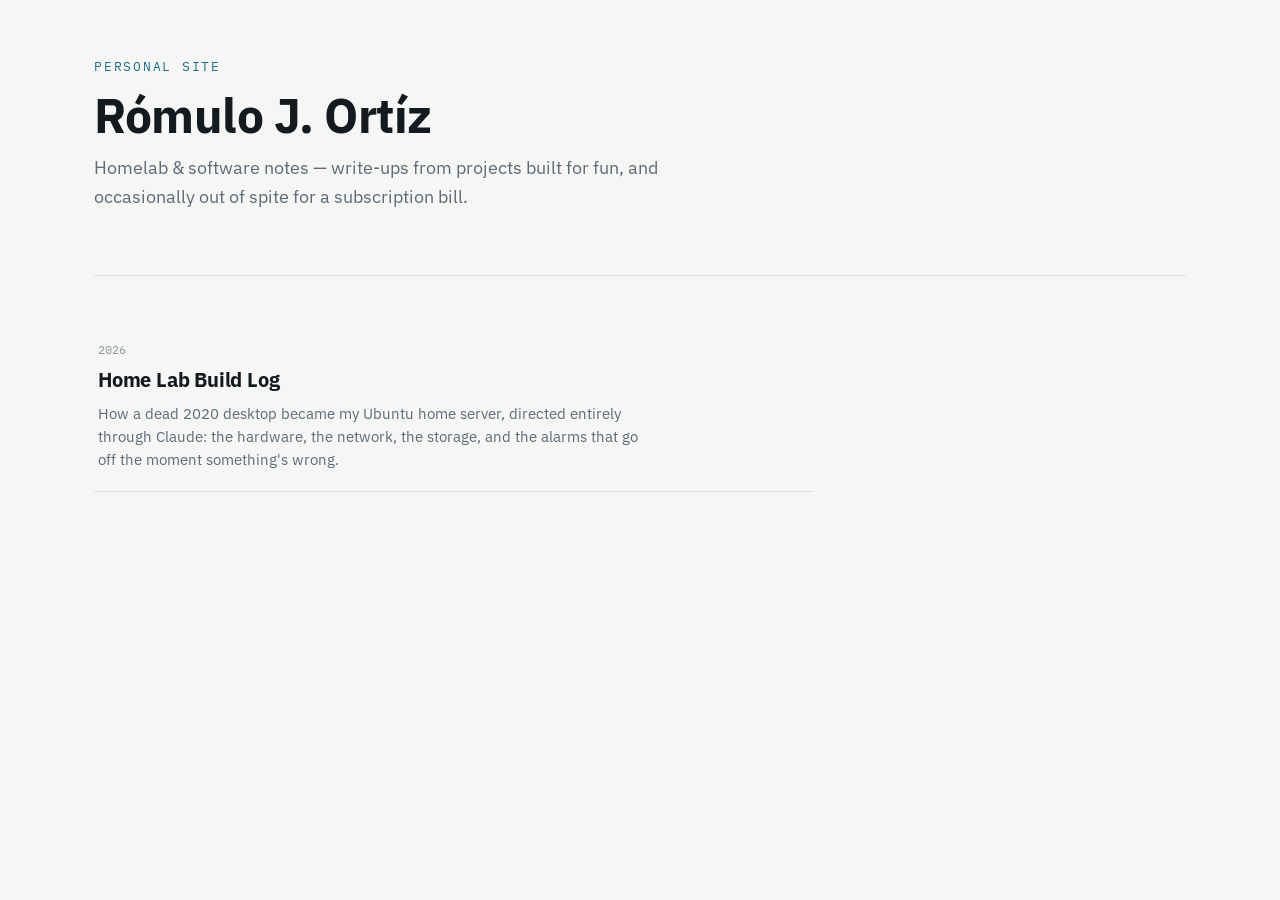
<file: index.html>
<!doctype html>
<html lang="en">
<head>
<meta charset="utf-8">
<meta name="viewport" content="width=device-width,initial-scale=1">
<title>Rómulo J. Ortíz</title>
<meta name="description" content="Homelab & software notes — write-ups from projects built for fun.">
<link rel="preconnect" href="https://fonts.googleapis.com">
<link rel="preconnect" href="https://fonts.gstatic.com" crossorigin>
<link href="https://fonts.googleapis.com/css2?family=IBM+Plex+Sans:wght@400;500;600;700&family=IBM+Plex+Mono:wght@400;500;600&display=swap" rel="stylesheet">
<link rel="stylesheet" href="styles.css">
</head>
<body>
<div class="page">
  <header class="masthead">
    <p class="eyebrow">Personal site</p>
    <h1>Rómulo J. Ortíz</h1>
    <p class="dek">Homelab & software notes — write-ups from projects built for fun, and occasionally out of spite for a subscription bill.</p>
  </header>

  <main class="entries">
    <a class="entry" href="homelab.html">
      <span class="entry-date">2026</span>
      <h2 class="entry-title">Home Lab Build Log</h2>
      <p class="entry-dek">How a dead 2020 desktop became my Ubuntu home server, directed entirely through Claude: the hardware, the network, the storage, and the alarms that go off the moment something's wrong.</p>
    </a>
  </main>
</div>
</body>
</html>
</file>
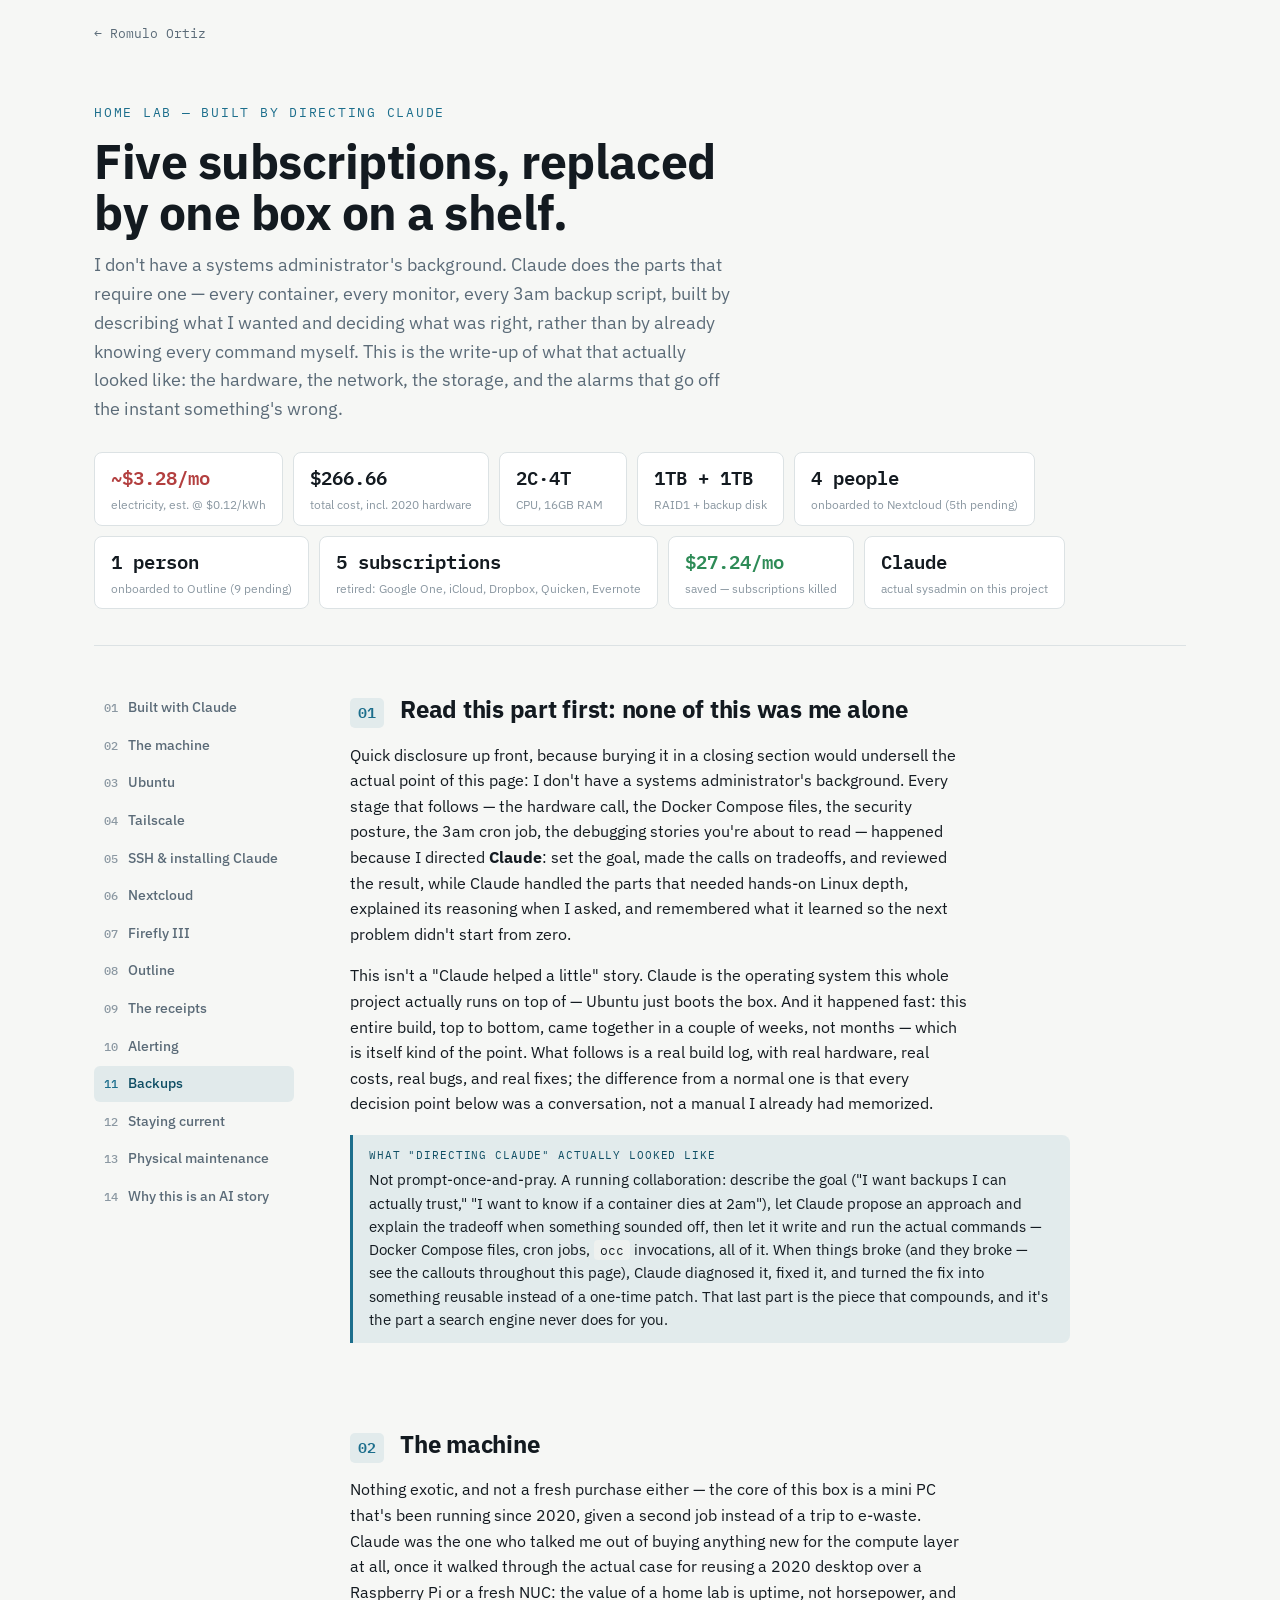
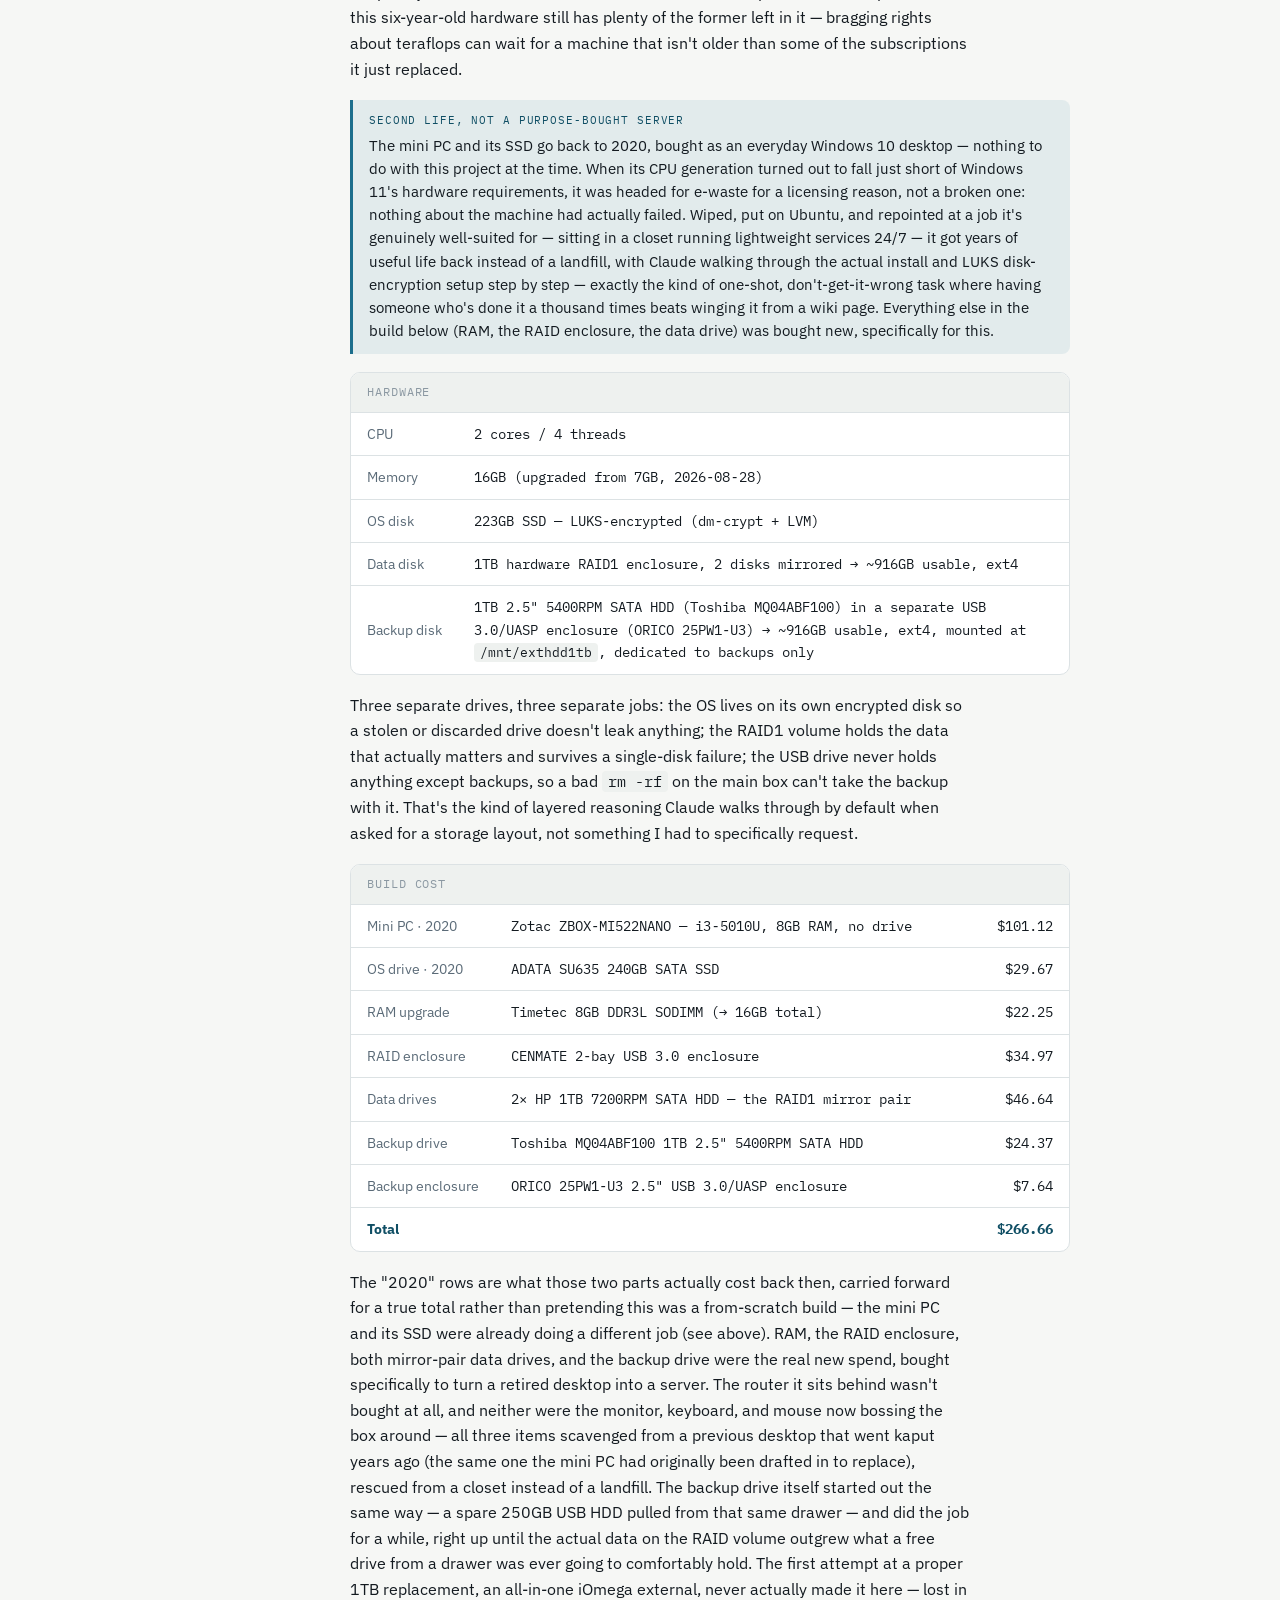
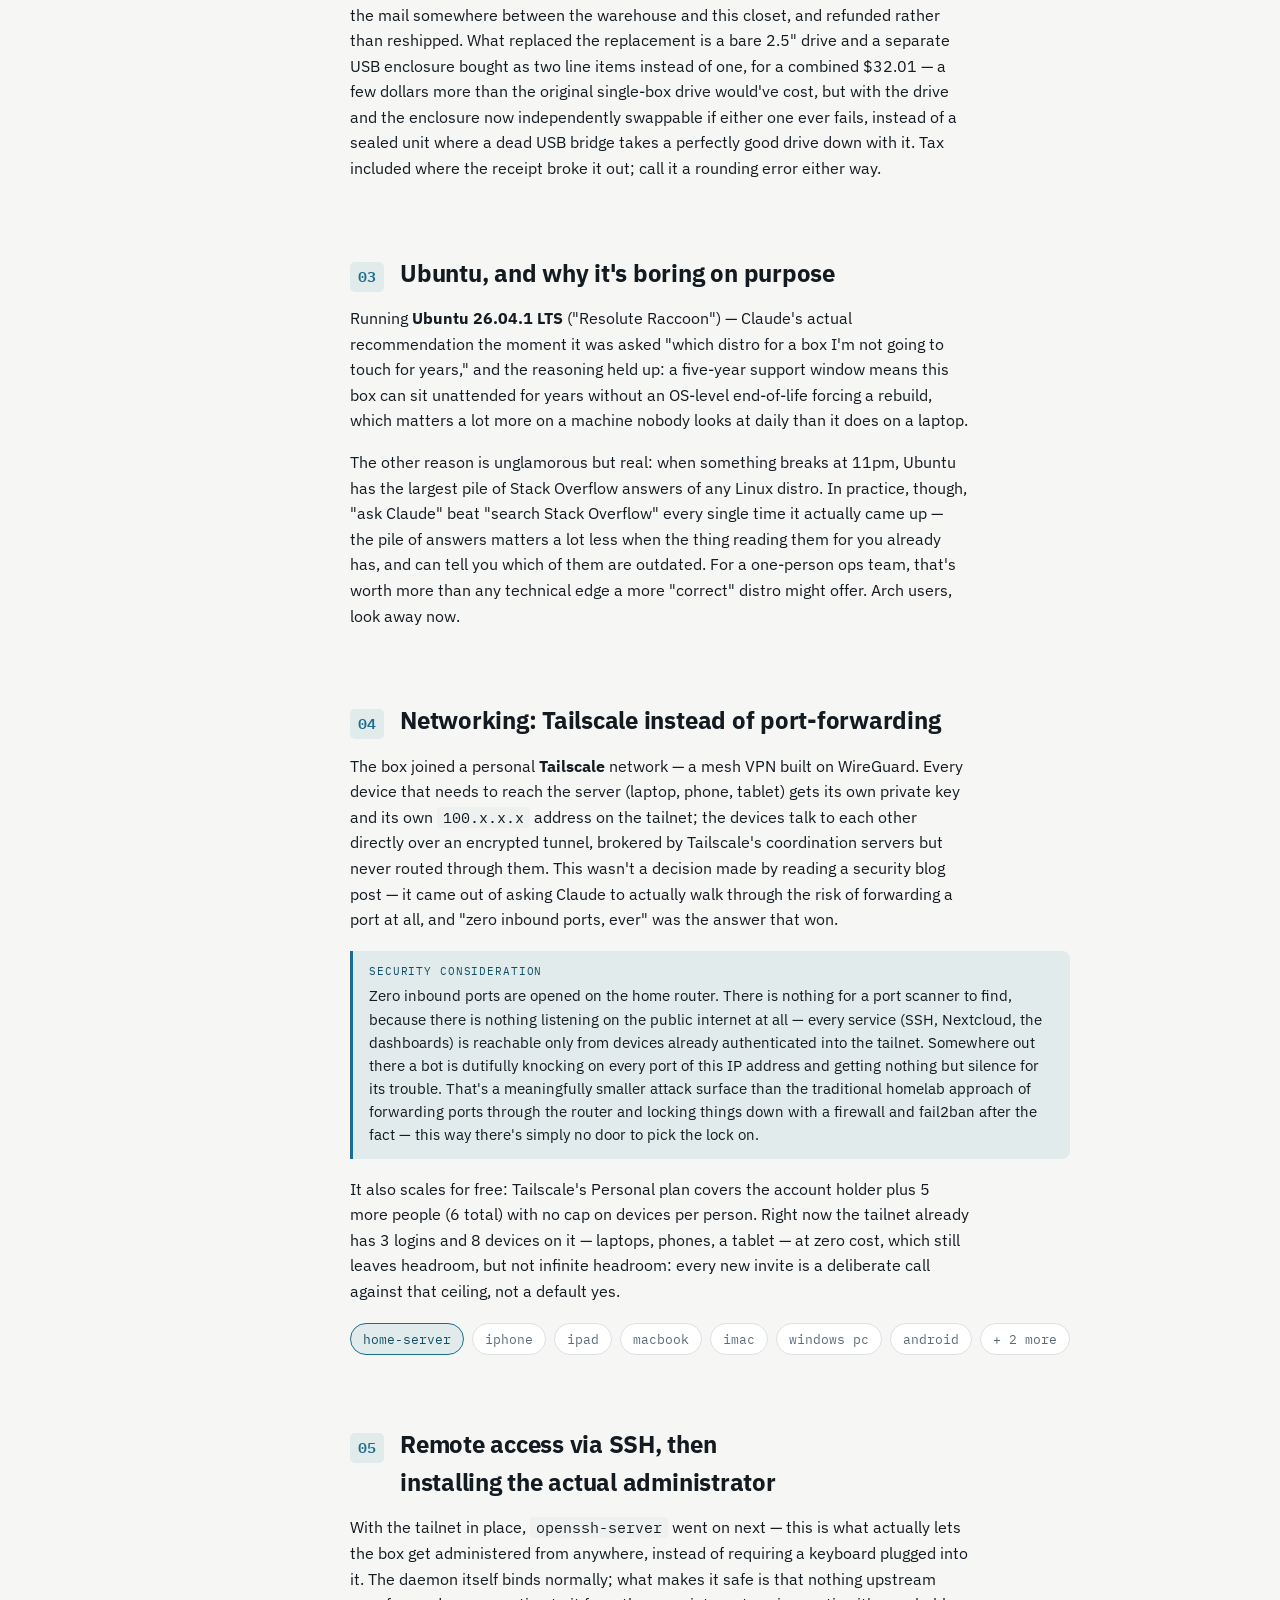
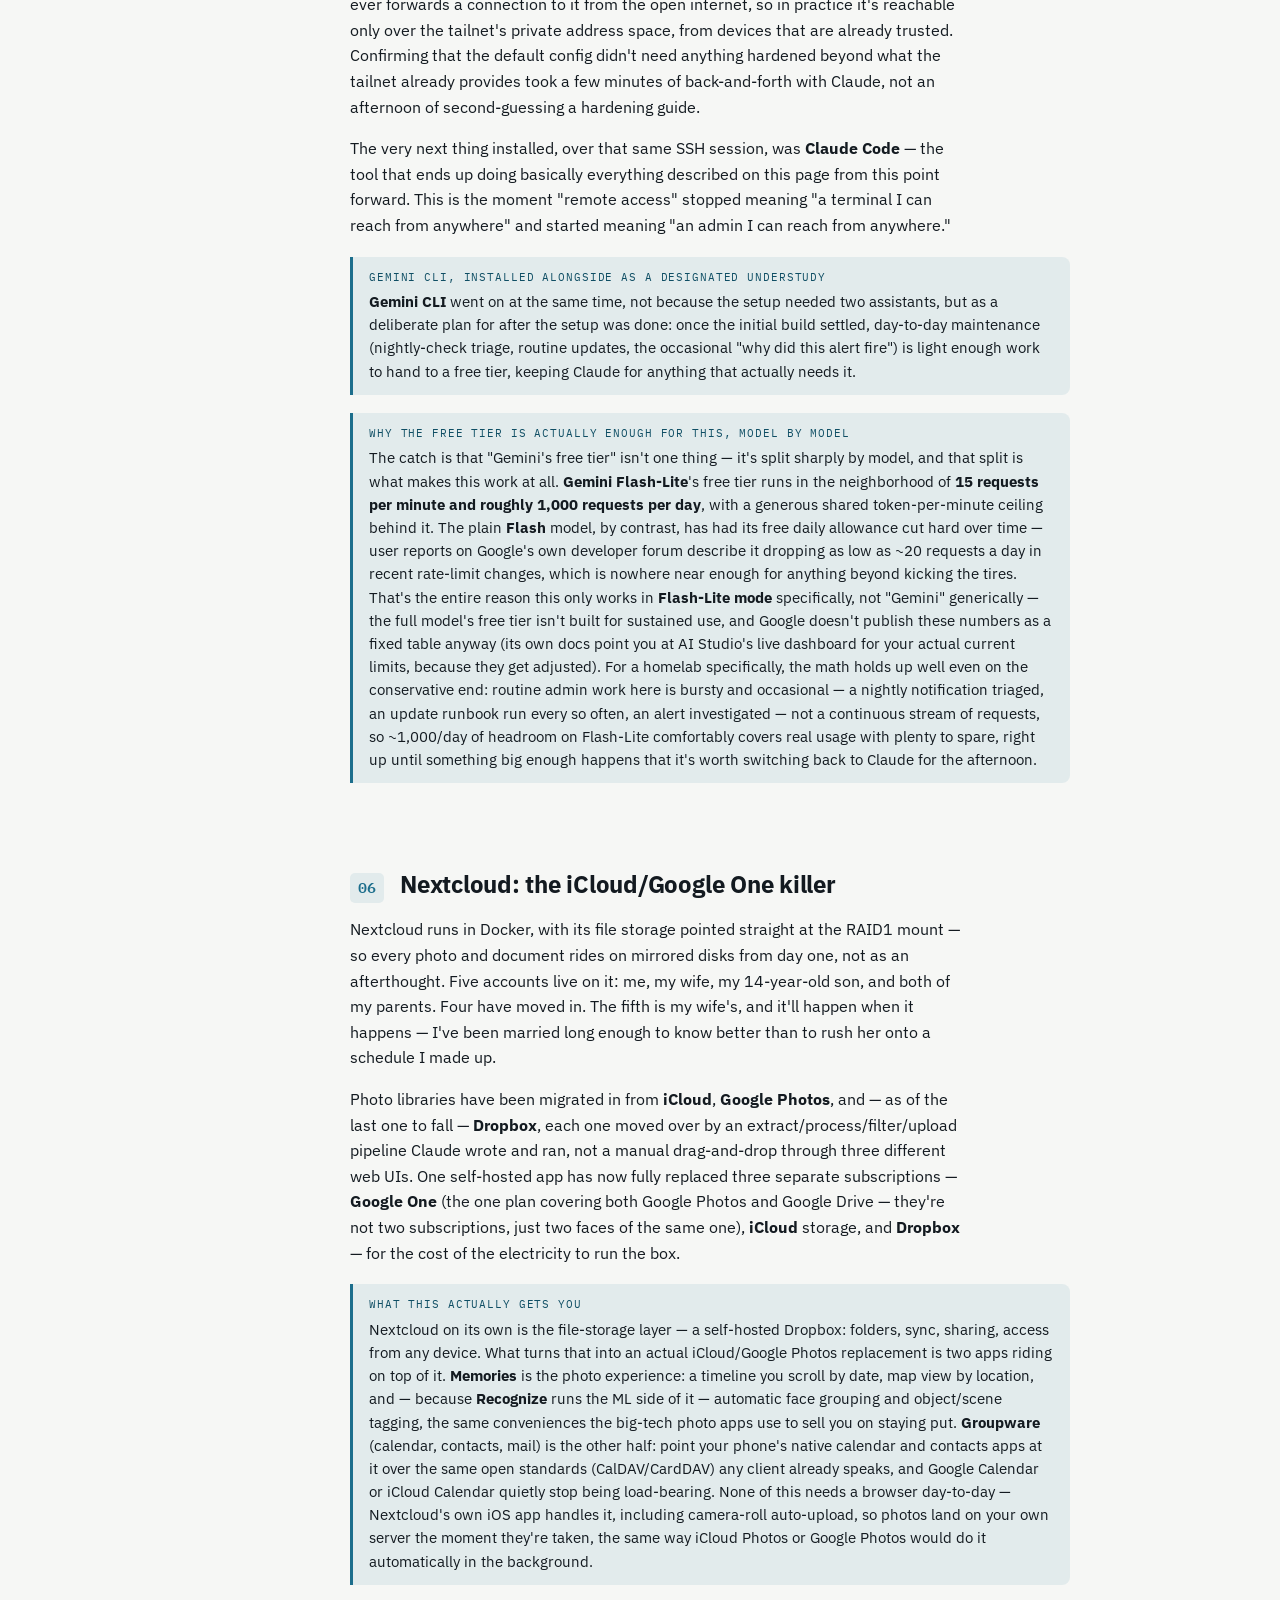
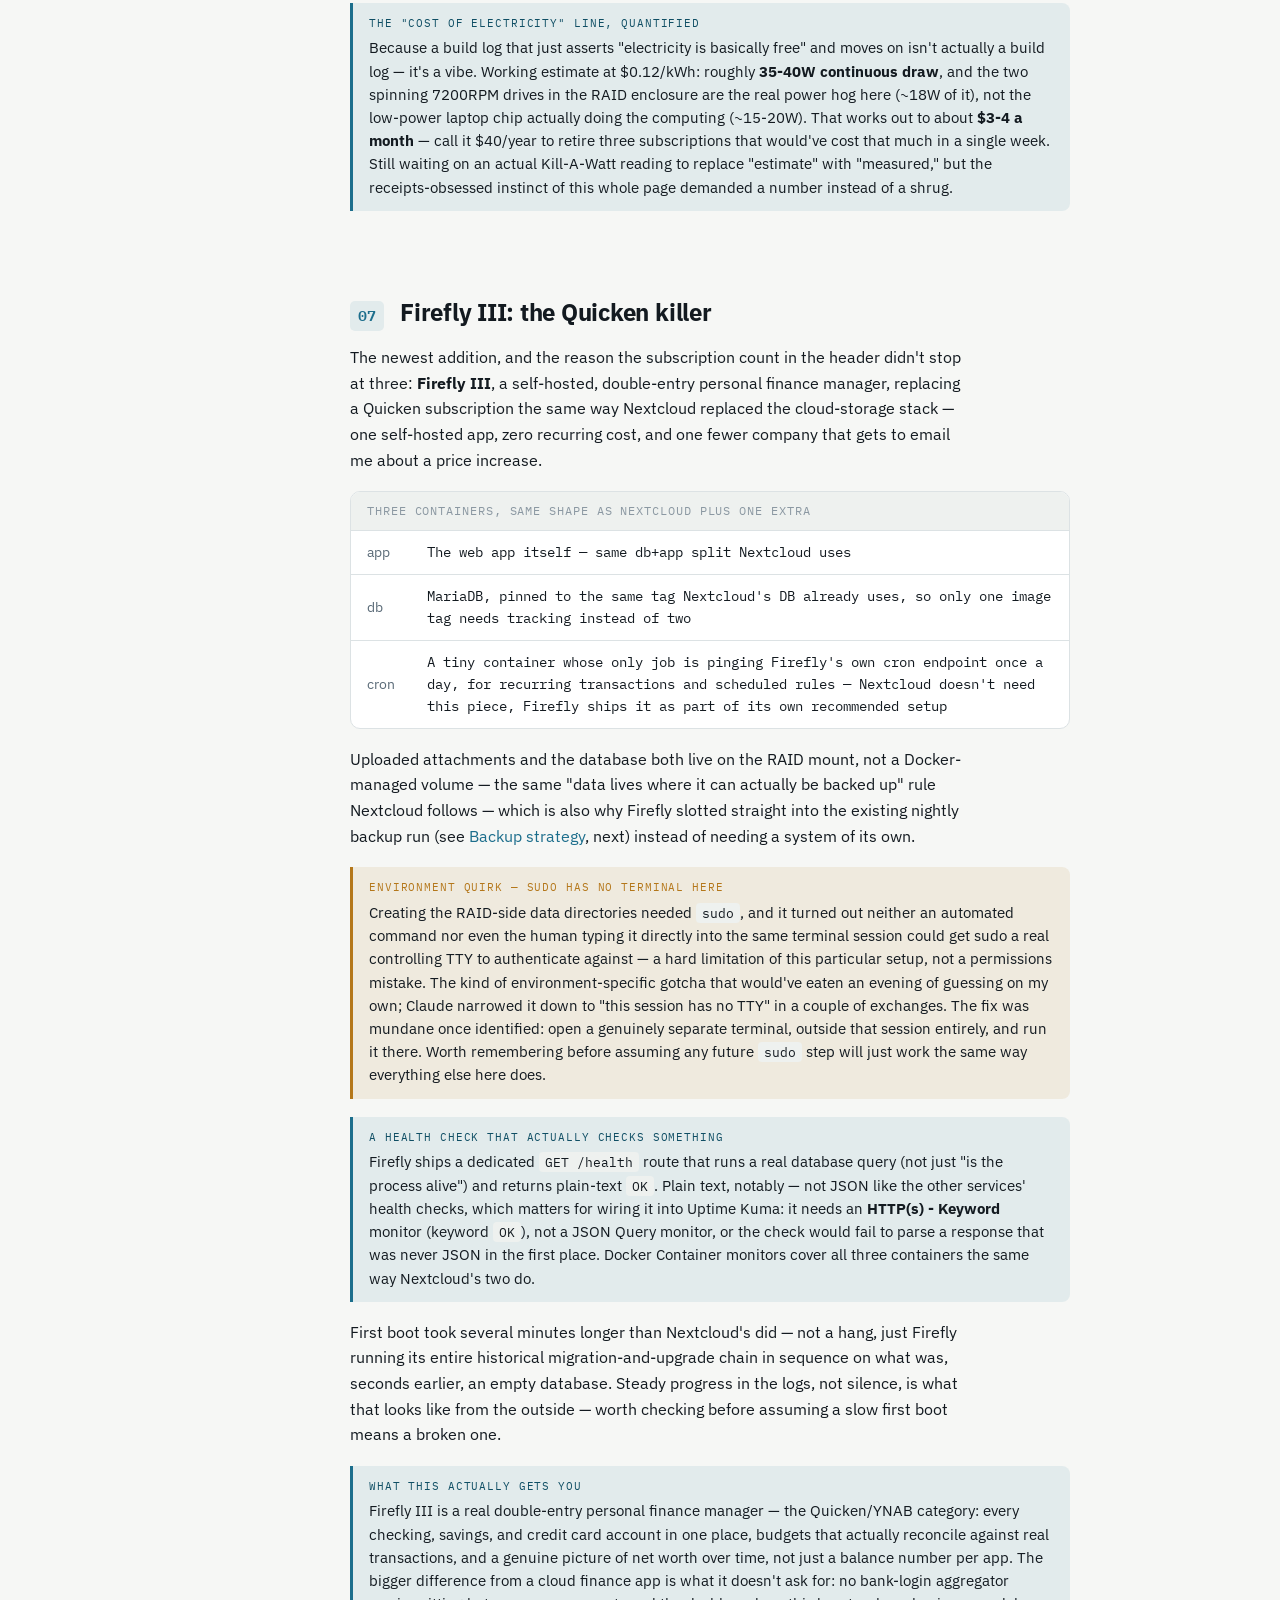
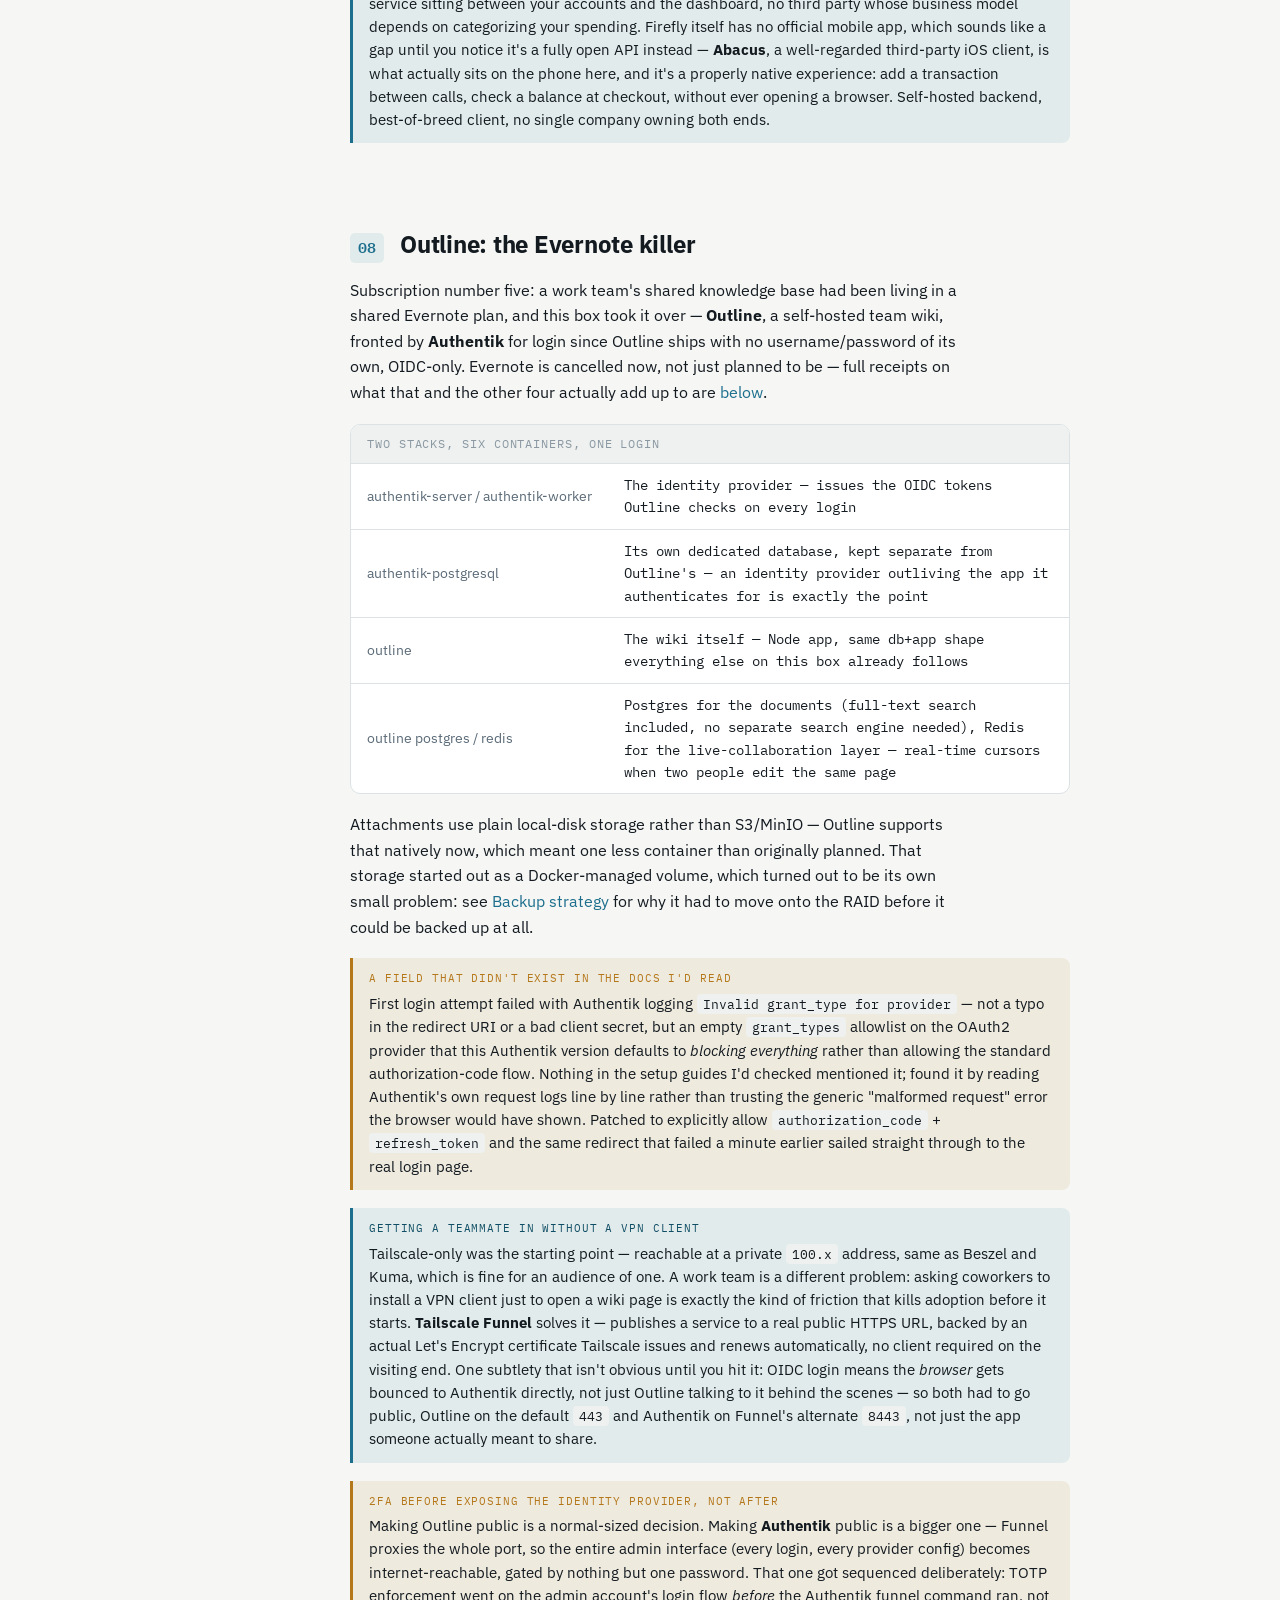
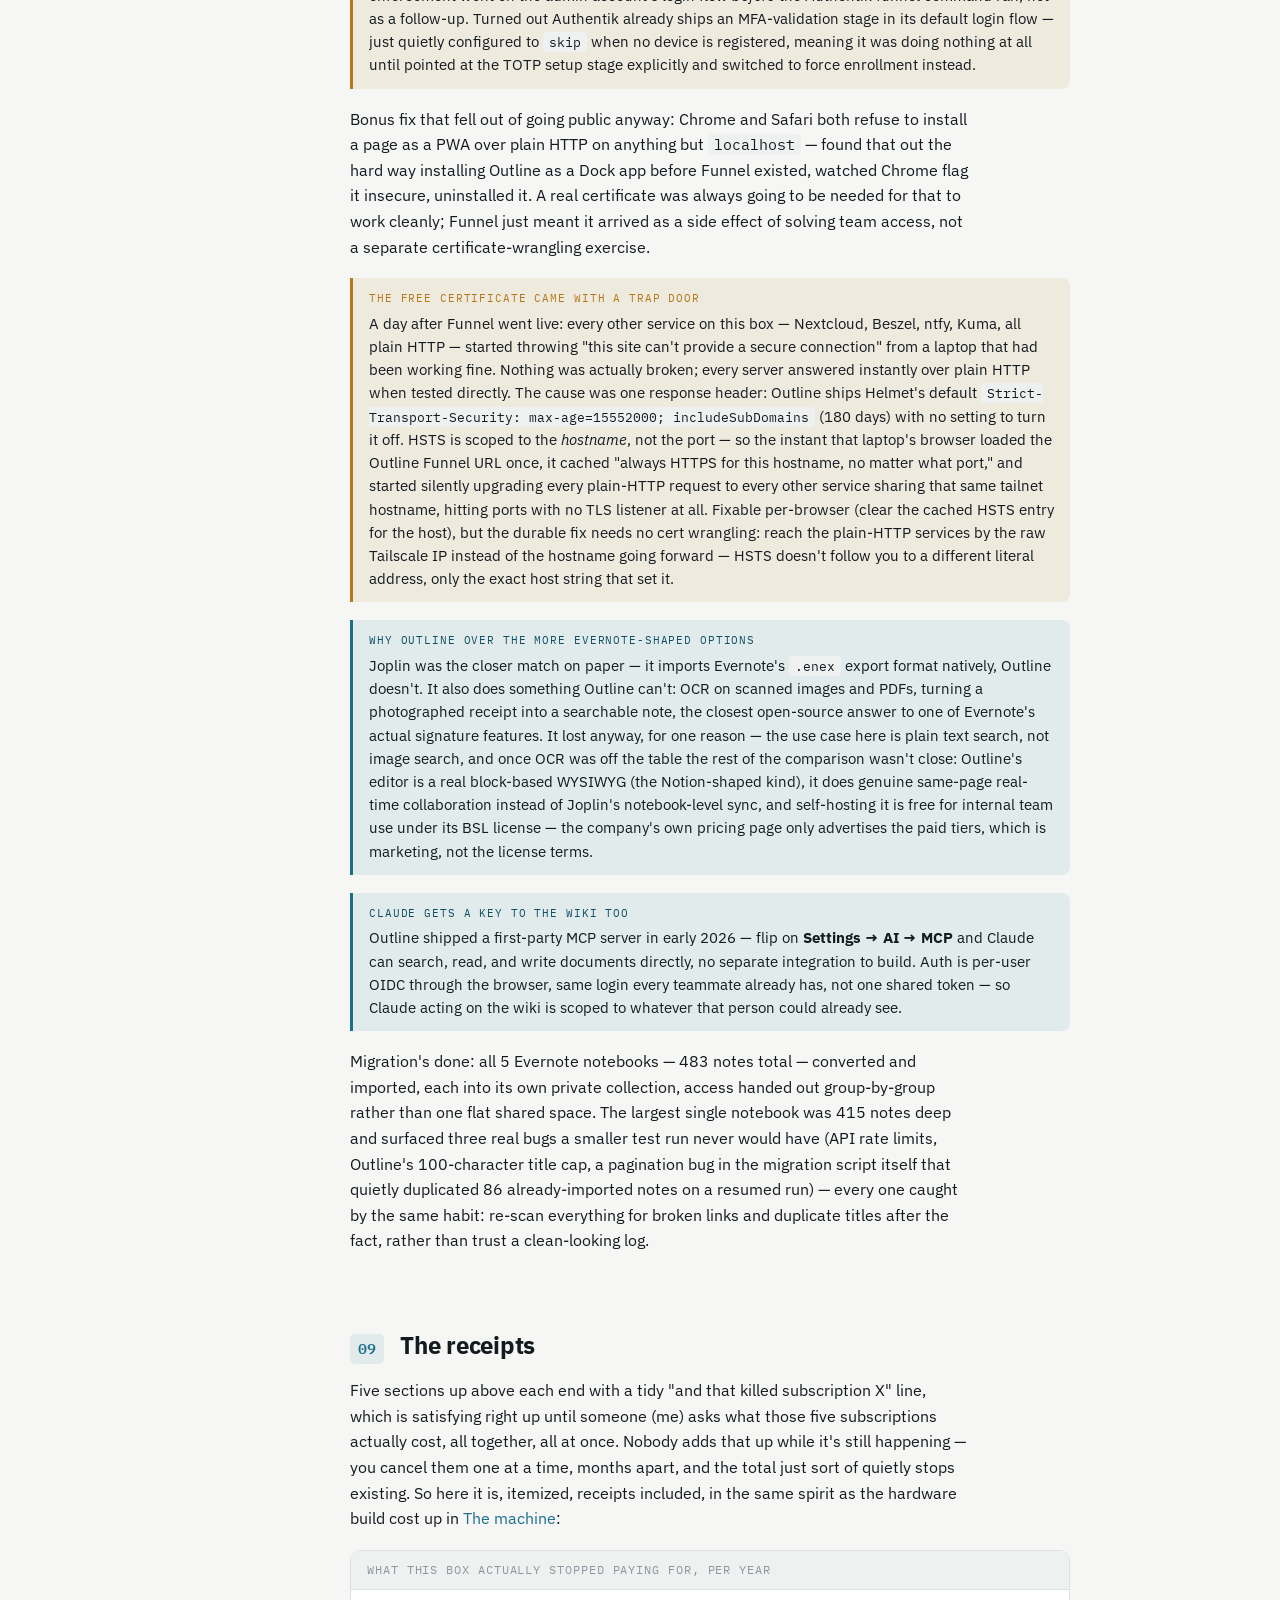
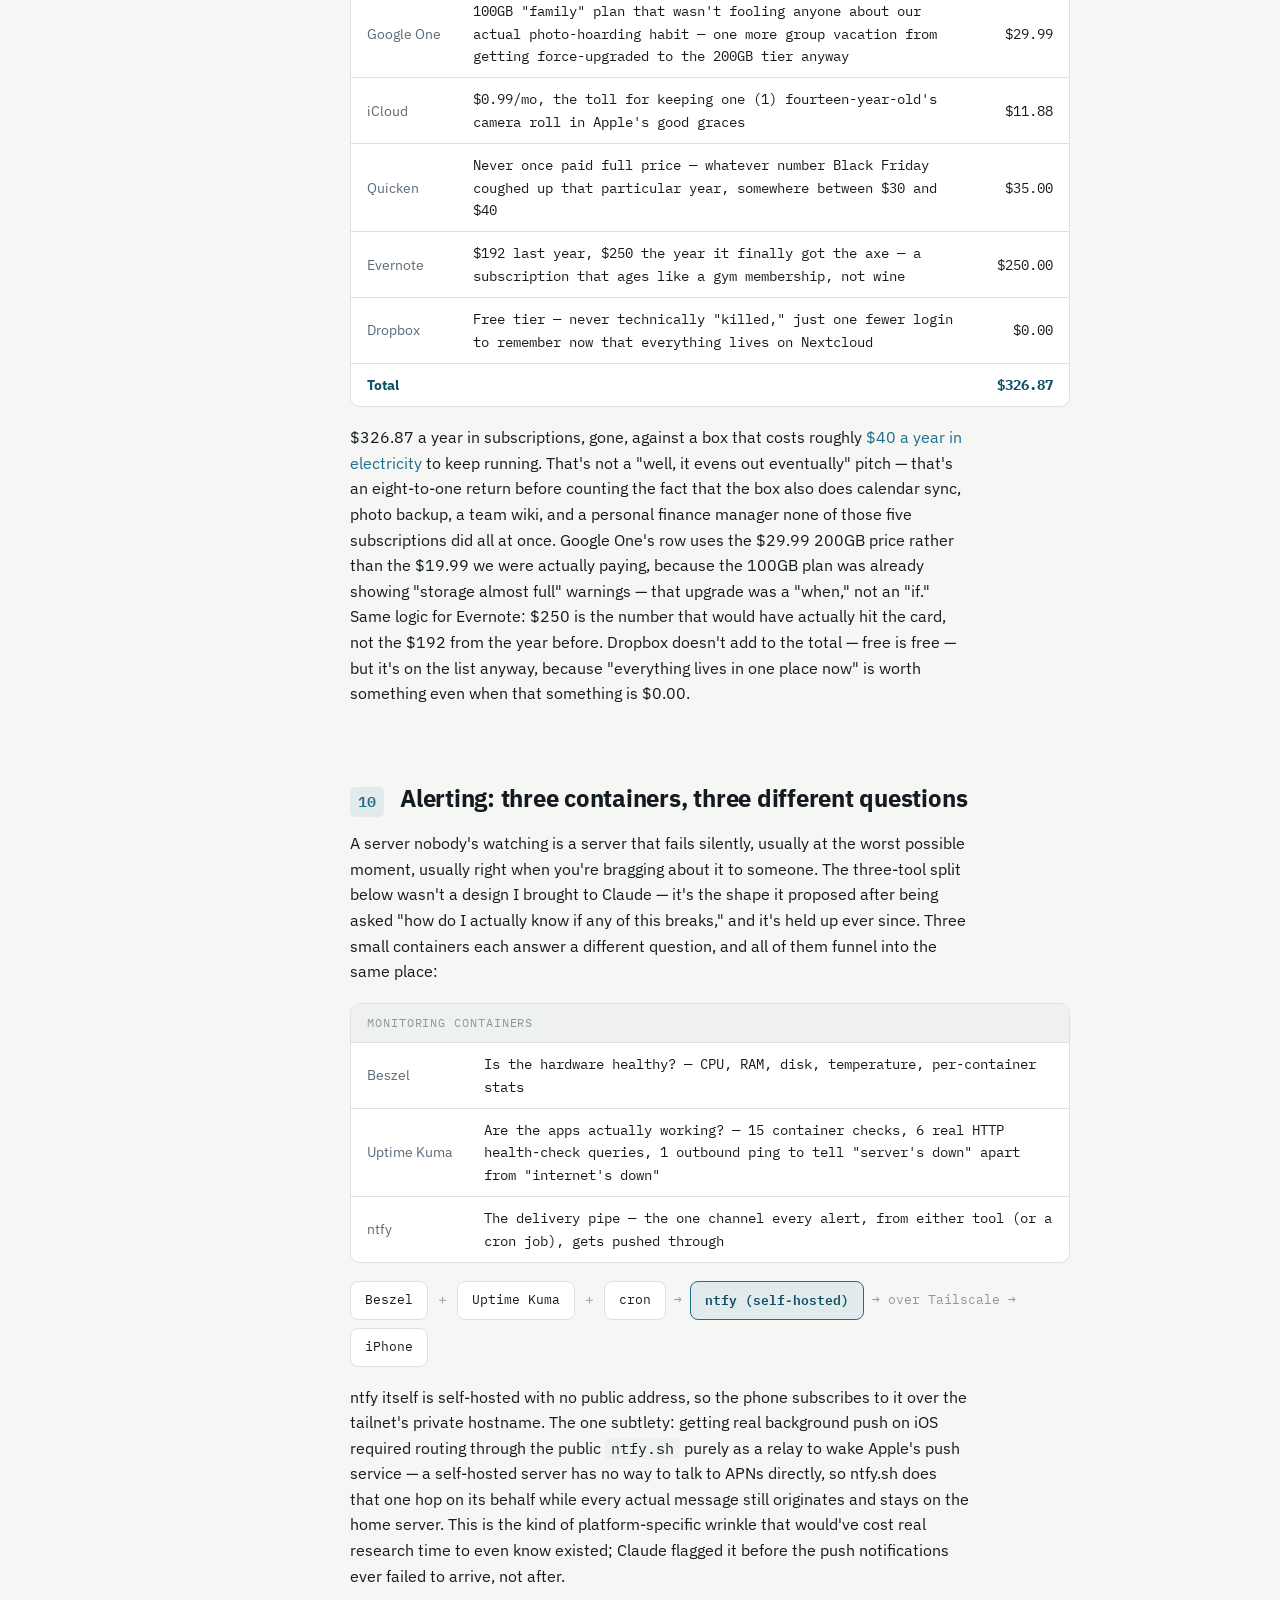
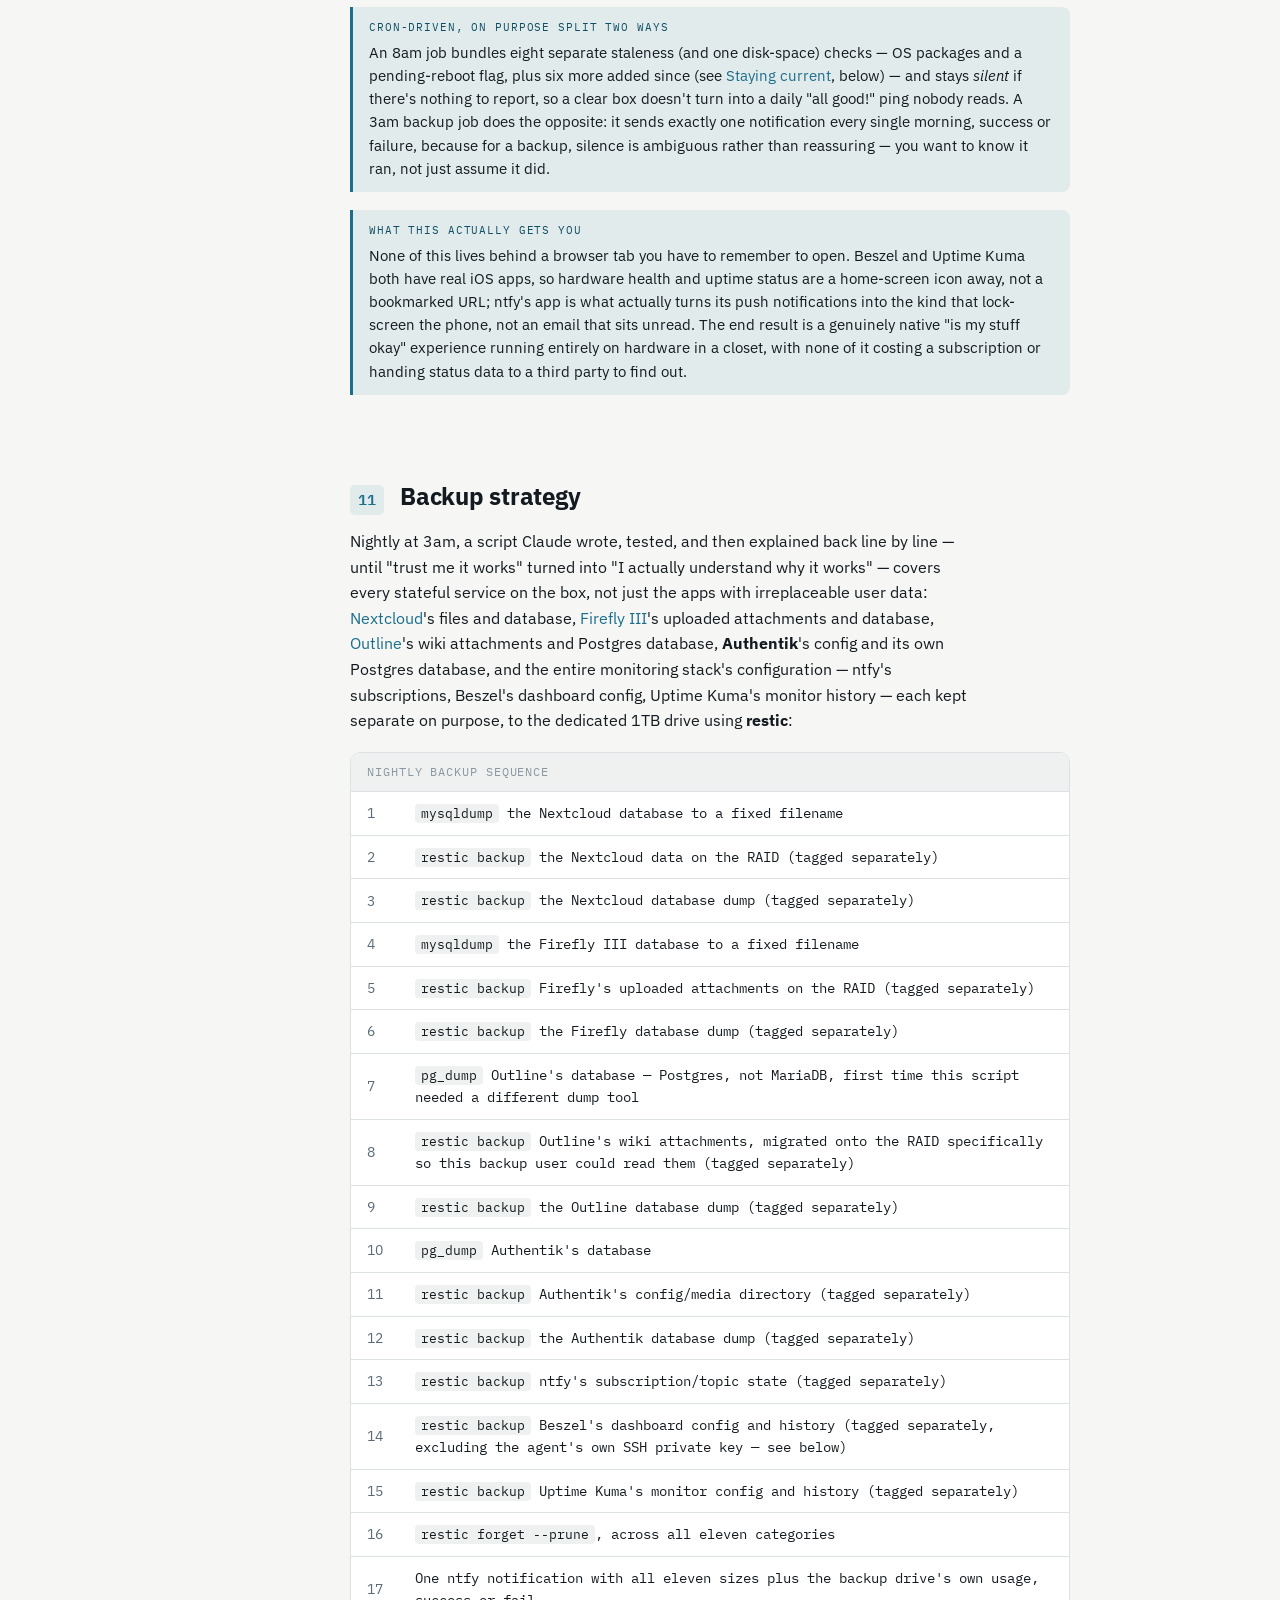
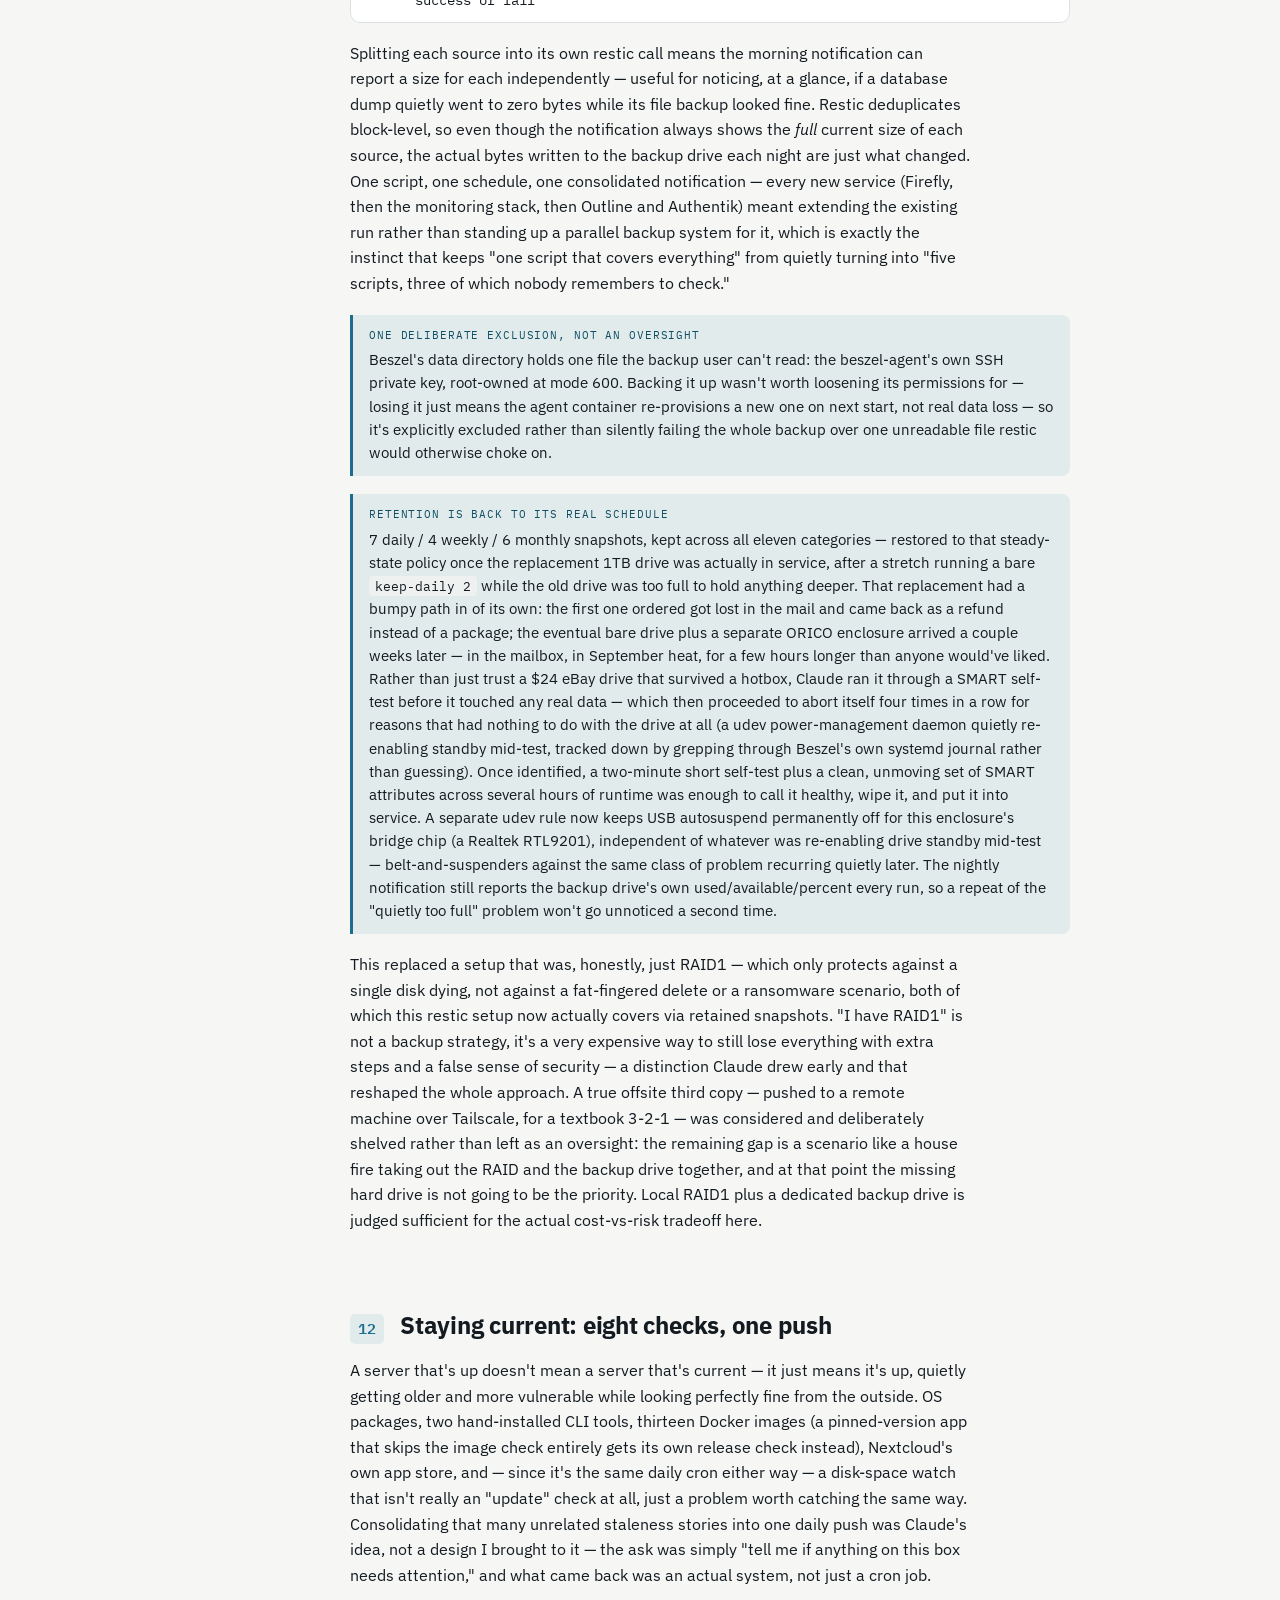
<file: homelab.html>
<!doctype html>
<html lang="en">
<head>
<meta charset="utf-8">
<meta name="viewport" content="width=device-width,initial-scale=1">
<title>Home Lab Build Log</title>
<meta name="description" content="How Claude and a non-sysadmin built a self-hosted home server: the hardware, the network, the storage, and the alarms that go off when something's wrong.">
<link rel="preconnect" href="https://fonts.googleapis.com">
<link rel="preconnect" href="https://fonts.gstatic.com" crossorigin>
<link href="https://fonts.googleapis.com/css2?family=IBM+Plex+Sans:wght@400;500;600;700&family=IBM+Plex+Mono:wght@400;500;600&display=swap" rel="stylesheet">
<link rel="stylesheet" href="styles.css">
</head>
<body>
<nav class="site-nav"><a href="index.html">&larr; Romulo Ortiz</a></nav>
<div class="page">
  <header class="masthead">
    <p class="eyebrow">Home Lab — Built by Directing Claude</p>
    <h1>Five subscriptions, replaced by one box on a shelf.</h1>
    <p class="dek">I don't have a systems administrator's background. Claude does the parts that require one — every container, every monitor, every 3am backup script, built by describing what I wanted and deciding what was right, rather than by already knowing every command myself. This is the write-up of what that actually looked like: the hardware, the network, the storage, and the alarms that go off the instant something's wrong.</p>
    <div class="stats">
      <div class="stat cost"><div class="v">~$3.28/mo</div><div class="l">electricity, est. @ $0.12/kWh</div></div>
      <div class="stat"><div class="v">$266.66</div><div class="l">total cost, incl. 2020 hardware</div></div>
      <div class="stat"><div class="v">2C·4T</div><div class="l">CPU, 16GB RAM</div></div>
      <div class="stat"><div class="v">1TB + 1TB</div><div class="l">RAID1 + backup disk</div></div>
      <div class="stat"><div class="v">4 people</div><div class="l">onboarded to Nextcloud (5th pending)</div></div>
      <div class="stat"><div class="v">1 person</div><div class="l">onboarded to Outline (9 pending)</div></div>
      <div class="stat"><div class="v">5 subscriptions</div><div class="l">retired: Google One, iCloud, Dropbox, Quicken, Evernote</div></div>
      <div class="stat savings"><div class="v">$27.24/mo</div><div class="l">saved — subscriptions killed</div></div>
      <div class="stat"><div class="v">Claude</div><div class="l">actual sysadmin on this project</div></div>
    </div>
  </header>

  <div class="body-grid">
    <nav class="rail" aria-label="Build stages">
      <a href="#claude-intro"><span class="n">01</span> Built with Claude</a>
      <a href="#machine"><span class="n">02</span> The machine</a>
      <a href="#os"><span class="n">03</span> Ubuntu</a>
      <a href="#network"><span class="n">04</span> Tailscale</a>
      <a href="#ssh"><span class="n">05</span> SSH & installing Claude</a>
      <a href="#nextcloud"><span class="n">06</span> Nextcloud</a>
      <a href="#firefly"><span class="n">07</span> Firefly III</a>
      <a href="#outline"><span class="n">08</span> Outline</a>
      <a href="#receipts"><span class="n">09</span> The receipts</a>
      <a href="#monitoring"><span class="n">10</span> Alerting</a>
      <a href="#backup"><span class="n">11</span> Backups</a>
      <a href="#updates"><span class="n">12</span> Staying current</a>
      <a href="#hardware"><span class="n">13</span> Physical maintenance</a>
      <a href="#claude-payoff"><span class="n">14</span> Why this is an AI story</a>
    </nav>

    <main class="stages">

      <section class="stage" id="claude-intro">
        <div class="stage-head"><span class="stage-num">01</span><h2>Read this part first: none of this was me alone</h2></div>
        <p>Quick disclosure up front, because burying it in a closing section would undersell the actual point of this page: I don't have a systems administrator's background. Every stage that follows — the hardware call, the Docker Compose files, the security posture, the 3am cron job, the debugging stories you're about to read — happened because I directed <strong>Claude</strong>: set the goal, made the calls on tradeoffs, and reviewed the result, while Claude handled the parts that needed hands-on Linux depth, explained its reasoning when I asked, and remembered what it learned so the next problem didn't start from zero.</p>
        <p class="tight">This isn't a "Claude helped a little" story. Claude is the operating system this whole project actually runs on top of — Ubuntu just boots the box. And it happened fast: this entire build, top to bottom, came together in a couple of weeks, not months — which is itself kind of the point. What follows is a real build log, with real hardware, real costs, real bugs, and real fixes; the difference from a normal one is that every decision point below was a conversation, not a manual I already had memorized.</p>
        <div class="callout">
          <span class="tag">What "directing Claude" actually looked like</span>
          <p>Not prompt-once-and-pray. A running collaboration: describe the goal ("I want backups I can actually trust," "I want to know if a container dies at 2am"), let Claude propose an approach and explain the tradeoff when something sounded off, then let it write and run the actual commands — Docker Compose files, cron jobs, <code>occ</code> invocations, all of it. When things broke (and they broke — see the callouts throughout this page), Claude diagnosed it, fixed it, and turned the fix into something reusable instead of a one-time patch. That last part is the piece that compounds, and it's the part a search engine never does for you.</p>
        </div>
      </section>

      <section class="stage" id="machine">
        <div class="stage-head"><span class="stage-num">02</span><h2>The machine</h2></div>
        <p>Nothing exotic, and not a fresh purchase either — the core of this box is a mini PC that's been running since 2020, given a second job instead of a trip to e-waste. Claude was the one who talked me out of buying anything new for the compute layer at all, once it walked through the actual case for reusing a 2020 desktop over a Raspberry Pi or a fresh NUC: the value of a home lab is uptime, not horsepower, and this six-year-old hardware still has plenty of the former left in it — bragging rights about teraflops can wait for a machine that isn't older than some of the subscriptions it just replaced.</p>
        <div class="callout">
          <span class="tag">Second life, not a purpose-bought server</span>
          <p>The mini PC and its SSD go back to 2020, bought as an everyday Windows 10 desktop — nothing to do with this project at the time. When its CPU generation turned out to fall just short of Windows 11's hardware requirements, it was headed for e-waste for a licensing reason, not a broken one: nothing about the machine had actually failed. Wiped, put on Ubuntu, and repointed at a job it's genuinely well-suited for — sitting in a closet running lightweight services 24/7 — it got years of useful life back instead of a landfill, with Claude walking through the actual install and LUKS disk-encryption setup step by step — exactly the kind of one-shot, don't-get-it-wrong task where having someone who's done it a thousand times beats winging it from a wiki page. Everything else in the build below (RAM, the RAID enclosure, the data drive) was bought new, specifically for this.</p>
        </div>
        <div class="spec">
          <div class="spec-title">Hardware</div>
          <div class="spec-scroll">
            <table>
              <tr><td>CPU</td><td>2 cores / 4 threads</td></tr>
              <tr><td>Memory</td><td>16GB (upgraded from 7GB, 2026‑08‑28)</td></tr>
              <tr><td>OS disk</td><td>223GB SSD — LUKS‑encrypted (dm‑crypt + LVM)</td></tr>
              <tr><td>Data disk</td><td>1TB hardware RAID1 enclosure, 2 disks mirrored → ~916GB usable, ext4</td></tr>
              <tr><td>Backup disk</td><td>1TB 2.5" 5400RPM SATA HDD (Toshiba MQ04ABF100) in a separate USB 3.0/UASP enclosure (ORICO 25PW1‑U3) → ~916GB usable, ext4, mounted at <code>/mnt/exthdd1tb</code>, dedicated to backups only</td></tr>
            </table>
          </div>
        </div>
        <p class="tight">Three separate drives, three separate jobs: the OS lives on its own encrypted disk so a stolen or discarded drive doesn't leak anything; the RAID1 volume holds the data that actually matters and survives a single-disk failure; the USB drive never holds anything except backups, so a bad <code>rm -rf</code> on the main box can't take the backup with it. That's the kind of layered reasoning Claude walks through by default when asked for a storage layout, not something I had to specifically request.</p>
        <div class="spec">
          <div class="spec-title">Build cost</div>
          <div class="spec-scroll">
            <table>
              <tr><td>Mini PC · 2020</td><td>Zotac ZBOX‑MI522NANO — i3‑5010U, 8GB RAM, no drive</td><td>$101.12</td></tr>
              <tr><td>OS drive · 2020</td><td>ADATA SU635 240GB SATA SSD</td><td>$29.67</td></tr>
              <tr><td>RAM upgrade</td><td>Timetec 8GB DDR3L SODIMM (→ 16GB total)</td><td>$22.25</td></tr>
              <tr><td>RAID enclosure</td><td>CENMATE 2‑bay USB 3.0 enclosure</td><td>$34.97</td></tr>
              <tr><td>Data drives</td><td>2× HP 1TB 7200RPM SATA HDD — the RAID1 mirror pair</td><td>$46.64</td></tr>
              <tr><td>Backup drive</td><td>Toshiba MQ04ABF100 1TB 2.5" 5400RPM SATA HDD</td><td>$24.37</td></tr>
              <tr><td>Backup enclosure</td><td>ORICO 25PW1‑U3 2.5" USB 3.0/UASP enclosure</td><td>$7.64</td></tr>
              <tr class="total"><td>Total</td><td></td><td>$266.66</td></tr>
            </table>
          </div>
        </div>
        <p class="tight">The "2020" rows are what those two parts actually cost back then, carried forward for a true total rather than pretending this was a from-scratch build — the mini PC and its SSD were already doing a different job (see above). RAM, the RAID enclosure, both mirror-pair data drives, and the backup drive were the real new spend, bought specifically to turn a retired desktop into a server. The router it sits behind wasn't bought at all, and neither were the monitor, keyboard, and mouse now bossing the box around — all three items scavenged from a previous desktop that went kaput years ago (the same one the mini PC had originally been drafted in to replace), rescued from a closet instead of a landfill. The backup drive itself started out the same way — a spare 250GB USB HDD pulled from that same drawer — and did the job for a while, right up until the actual data on the RAID volume outgrew what a free drive from a drawer was ever going to comfortably hold. The first attempt at a proper 1TB replacement, an all-in-one iOmega external, never actually made it here — lost in the mail somewhere between the warehouse and this closet, and refunded rather than reshipped. What replaced the replacement is a bare 2.5" drive and a separate USB enclosure bought as two line items instead of one, for a combined $32.01 — a few dollars more than the original single-box drive would've cost, but with the drive and the enclosure now independently swappable if either one ever fails, instead of a sealed unit where a dead USB bridge takes a perfectly good drive down with it. Tax included where the receipt broke it out; call it a rounding error either way.</p>
      </section>

      <section class="stage" id="os">
        <div class="stage-head"><span class="stage-num">03</span><h2>Ubuntu, and why it's boring on purpose</h2></div>
        <p>Running <strong>Ubuntu 26.04.1 LTS</strong> ("Resolute Raccoon") — Claude's actual recommendation the moment it was asked "which distro for a box I'm not going to touch for years," and the reasoning held up: a five-year support window means this box can sit unattended for years without an OS-level end-of-life forcing a rebuild, which matters a lot more on a machine nobody looks at daily than it does on a laptop.</p>
        <p class="tight">The other reason is unglamorous but real: when something breaks at 11pm, Ubuntu has the largest pile of Stack Overflow answers of any Linux distro. In practice, though, "ask Claude" beat "search Stack Overflow" every single time it actually came up — the pile of answers matters a lot less when the thing reading them for you already has, and can tell you which of them are outdated. For a one-person ops team, that's worth more than any technical edge a more "correct" distro might offer. Arch users, look away now.</p>
      </section>

      <section class="stage" id="network">
        <div class="stage-head"><span class="stage-num">04</span><h2>Networking: Tailscale instead of port-forwarding</h2></div>
        <p>The box joined a personal <strong>Tailscale</strong> network — a mesh VPN built on WireGuard. Every device that needs to reach the server (laptop, phone, tablet) gets its own private key and its own <code>100.x.x.x</code> address on the tailnet; the devices talk to each other directly over an encrypted tunnel, brokered by Tailscale's coordination servers but never routed through them. This wasn't a decision made by reading a security blog post — it came out of asking Claude to actually walk through the risk of forwarding a port at all, and "zero inbound ports, ever" was the answer that won.</p>
        <div class="callout">
          <span class="tag">Security consideration</span>
          <p>Zero inbound ports are opened on the home router. There is nothing for a port scanner to find, because there is nothing listening on the public internet at all — every service (SSH, Nextcloud, the dashboards) is reachable only from devices already authenticated into the tailnet. Somewhere out there a bot is dutifully knocking on every port of this IP address and getting nothing but silence for its trouble. That's a meaningfully smaller attack surface than the traditional homelab approach of forwarding ports through the router and locking things down with a firewall and fail2ban after the fact — this way there's simply no door to pick the lock on.</p>
        </div>
        <p class="tight">It also scales for free: Tailscale's Personal plan covers the account holder plus 5 more people (6 total) with no cap on devices per person. Right now the tailnet already has 3 logins and 8 devices on it — laptops, phones, a tablet — at zero cost, which still leaves headroom, but not infinite headroom: every new invite is a deliberate call against that ceiling, not a default yes.</p>
        <div class="mesh">
          <span class="chip you">home-server</span>
          <span class="chip">iphone</span>
          <span class="chip">ipad</span>
          <span class="chip">macbook</span>
          <span class="chip">imac</span>
          <span class="chip">windows pc</span>
          <span class="chip">android</span>
          <span class="chip">+ 2 more</span>
        </div>
      </section>

      <section class="stage" id="ssh">
        <div class="stage-head"><span class="stage-num">05</span><h2>Remote access via SSH, then installing the actual administrator</h2></div>
        <p>With the tailnet in place, <code>openssh-server</code> went on next — this is what actually lets the box get administered from anywhere, instead of requiring a keyboard plugged into it. The daemon itself binds normally; what makes it safe is that nothing upstream ever forwards a connection to it from the open internet, so in practice it's reachable only over the tailnet's private address space, from devices that are already trusted. Confirming that the default config didn't need anything hardened beyond what the tailnet already provides took a few minutes of back-and-forth with Claude, not an afternoon of second-guessing a hardening guide.</p>
        <p class="tight">The very next thing installed, over that same SSH session, was <strong>Claude Code</strong> — the tool that ends up doing basically everything described on this page from this point forward. This is the moment "remote access" stopped meaning "a terminal I can reach from anywhere" and started meaning "an admin I can reach from anywhere."</p>
        <div class="callout">
          <span class="tag">Gemini CLI, installed alongside as a designated understudy</span>
          <p><strong>Gemini CLI</strong> went on at the same time, not because the setup needed two assistants, but as a deliberate plan for after the setup was done: once the initial build settled, day-to-day maintenance (nightly-check triage, routine updates, the occasional "why did this alert fire") is light enough work to hand to a free tier, keeping Claude for anything that actually needs it.</p>
        </div>
        <div class="callout">
          <span class="tag">Why the free tier is actually enough for this, model by model</span>
          <p>The catch is that "Gemini's free tier" isn't one thing — it's split sharply by model, and that split is what makes this work at all. <strong>Gemini Flash-Lite</strong>'s free tier runs in the neighborhood of <strong>15 requests per minute and roughly 1,000 requests per day</strong>, with a generous shared token-per-minute ceiling behind it. The plain <strong>Flash</strong> model, by contrast, has had its free daily allowance cut hard over time — user reports on Google's own developer forum describe it dropping as low as ~20 requests a day in recent rate-limit changes, which is nowhere near enough for anything beyond kicking the tires. That's the entire reason this only works in <strong>Flash-Lite mode</strong> specifically, not "Gemini" generically — the full model's free tier isn't built for sustained use, and Google doesn't publish these numbers as a fixed table anyway (its own docs point you at AI Studio's live dashboard for your actual current limits, because they get adjusted). For a homelab specifically, the math holds up well even on the conservative end: routine admin work here is bursty and occasional — a nightly notification triaged, an update runbook run every so often, an alert investigated — not a continuous stream of requests, so ~1,000/day of headroom on Flash-Lite comfortably covers real usage with plenty to spare, right up until something big enough happens that it's worth switching back to Claude for the afternoon.</p>
        </div>
      </section>

      <section class="stage" id="nextcloud">
        <div class="stage-head"><span class="stage-num">06</span><h2>Nextcloud: the iCloud/Google One killer</h2></div>
        <p>Nextcloud runs in Docker, with its file storage pointed straight at the RAID1 mount — so every photo and document rides on mirrored disks from day one, not as an afterthought. Five accounts live on it: me, my wife, my 14-year-old son, and both of my parents. Four have moved in. The fifth is my wife's, and it'll happen when it happens — I've been married long enough to know better than to rush her onto a schedule I made up.</p>
        <p class="tight">Photo libraries have been migrated in from <strong>iCloud</strong>, <strong>Google Photos</strong>, and — as of the last one to fall — <strong>Dropbox</strong>, each one moved over by an extract/process/filter/upload pipeline Claude wrote and ran, not a manual drag-and-drop through three different web UIs. One self-hosted app has now fully replaced three separate subscriptions — <strong>Google One</strong> (the one plan covering both Google Photos and Google Drive — they're not two subscriptions, just two faces of the same one), <strong>iCloud</strong> storage, and <strong>Dropbox</strong> — for the cost of the electricity to run the box.</p>
        <div class="callout">
          <span class="tag">What this actually gets you</span>
          <p>Nextcloud on its own is the file-storage layer — a self-hosted Dropbox: folders, sync, sharing, access from any device. What turns that into an actual iCloud/Google Photos replacement is two apps riding on top of it. <strong>Memories</strong> is the photo experience: a timeline you scroll by date, map view by location, and — because <strong>Recognize</strong> runs the ML side of it — automatic face grouping and object/scene tagging, the same conveniences the big-tech photo apps use to sell you on staying put. <strong>Groupware</strong> (calendar, contacts, mail) is the other half: point your phone's native calendar and contacts apps at it over the same open standards (CalDAV/CardDAV) any client already speaks, and Google Calendar or iCloud Calendar quietly stop being load-bearing. None of this needs a browser day-to-day — Nextcloud's own iOS app handles it, including camera-roll auto-upload, so photos land on your own server the moment they're taken, the same way iCloud Photos or Google Photos would do it automatically in the background.</p>
        </div>
        <div class="callout">
          <span class="tag">The "cost of electricity" line, quantified</span>
          <p>Because a build log that just asserts "electricity is basically free" and moves on isn't actually a build log — it's a vibe. Working estimate at $0.12/kWh: roughly <strong>35-40W continuous draw</strong>, and the two spinning 7200RPM drives in the RAID enclosure are the real power hog here (~18W of it), not the low-power laptop chip actually doing the computing (~15-20W). That works out to about <strong>$3-4 a month</strong> — call it $40/year to retire three subscriptions that would've cost that much in a single week. Still waiting on an actual Kill-A-Watt reading to replace "estimate" with "measured," but the receipts-obsessed instinct of this whole page demanded a number instead of a shrug.</p>
        </div>
      </section>

      <section class="stage" id="firefly">
        <div class="stage-head"><span class="stage-num">07</span><h2>Firefly III: the Quicken killer</h2></div>
        <p>The newest addition, and the reason the subscription count in the header didn't stop at three: <strong>Firefly III</strong>, a self-hosted, double-entry personal finance manager, replacing a Quicken subscription the same way Nextcloud replaced the cloud-storage stack — one self-hosted app, zero recurring cost, and one fewer company that gets to email me about a price increase.</p>
        <div class="spec">
          <div class="spec-title">Three containers, same shape as Nextcloud plus one extra</div>
          <div class="spec-scroll">
            <table>
              <tr><td>app</td><td>The web app itself — same db+app split Nextcloud uses</td></tr>
              <tr><td>db</td><td>MariaDB, pinned to the same tag Nextcloud's DB already uses, so only one image tag needs tracking instead of two</td></tr>
              <tr><td>cron</td><td>A tiny container whose only job is pinging Firefly's own cron endpoint once a day, for recurring transactions and scheduled rules — Nextcloud doesn't need this piece, Firefly ships it as part of its own recommended setup</td></tr>
            </table>
          </div>
        </div>
        <p class="tight">Uploaded attachments and the database both live on the RAID mount, not a Docker-managed volume — the same "data lives where it can actually be backed up" rule Nextcloud follows — which is also why Firefly slotted straight into the existing nightly backup run (see <a href="#backup">Backup strategy</a>, next) instead of needing a system of its own.</p>
        <div class="callout alert">
          <span class="tag">Environment quirk — sudo has no terminal here</span>
          <p>Creating the RAID-side data directories needed <code>sudo</code>, and it turned out neither an automated command nor even the human typing it directly into the same terminal session could get sudo a real controlling TTY to authenticate against — a hard limitation of this particular setup, not a permissions mistake. The kind of environment-specific gotcha that would've eaten an evening of guessing on my own; Claude narrowed it down to "this session has no TTY" in a couple of exchanges. The fix was mundane once identified: open a genuinely separate terminal, outside that session entirely, and run it there. Worth remembering before assuming any future <code>sudo</code> step will just work the same way everything else here does.</p>
        </div>
        <div class="callout">
          <span class="tag">A health check that actually checks something</span>
          <p>Firefly ships a dedicated <code>GET /health</code> route that runs a real database query (not just "is the process alive") and returns plain-text <code>OK</code>. Plain text, notably — not JSON like the other services' health checks, which matters for wiring it into Uptime Kuma: it needs an <strong>HTTP(s) - Keyword</strong> monitor (keyword <code>OK</code>), not a JSON Query monitor, or the check would fail to parse a response that was never JSON in the first place. Docker Container monitors cover all three containers the same way Nextcloud's two do.</p>
        </div>
        <p class="tight">First boot took several minutes longer than Nextcloud's did — not a hang, just Firefly running its entire historical migration-and-upgrade chain in sequence on what was, seconds earlier, an empty database. Steady progress in the logs, not silence, is what that looks like from the outside — worth checking before assuming a slow first boot means a broken one.</p>
        <div class="callout">
          <span class="tag">What this actually gets you</span>
          <p>Firefly III is a real double-entry personal finance manager — the Quicken/YNAB category: every checking, savings, and credit card account in one place, budgets that actually reconcile against real transactions, and a genuine picture of net worth over time, not just a balance number per app. The bigger difference from a cloud finance app is what it doesn't ask for: no bank-login aggregator service sitting between your accounts and the dashboard, no third party whose business model depends on categorizing your spending. Firefly itself has no official mobile app, which sounds like a gap until you notice it's a fully open API instead — <strong>Abacus</strong>, a well-regarded third-party iOS client, is what actually sits on the phone here, and it's a properly native experience: add a transaction between calls, check a balance at checkout, without ever opening a browser. Self-hosted backend, best-of-breed client, no single company owning both ends.</p>
        </div>
      </section>

      <section class="stage" id="outline">
        <div class="stage-head"><span class="stage-num">08</span><h2>Outline: the Evernote killer</h2></div>
        <p>Subscription number five: a work team's shared knowledge base had been living in a shared Evernote plan, and this box took it over — <strong>Outline</strong>, a self-hosted team wiki, fronted by <strong>Authentik</strong> for login since Outline ships with no username/password of its own, OIDC-only. Evernote is cancelled now, not just planned to be — full receipts on what that and the other four actually add up to are <a href="#receipts">below</a>.</p>
        <div class="spec">
          <div class="spec-title">Two stacks, six containers, one login</div>
          <div class="spec-scroll">
            <table>
              <tr><td>authentik-server / authentik-worker</td><td>The identity provider — issues the OIDC tokens Outline checks on every login</td></tr>
              <tr><td>authentik-postgresql</td><td>Its own dedicated database, kept separate from Outline's — an identity provider outliving the app it authenticates for is exactly the point</td></tr>
              <tr><td>outline</td><td>The wiki itself — Node app, same db+app shape everything else on this box already follows</td></tr>
              <tr><td>outline postgres / redis</td><td>Postgres for the documents (full-text search included, no separate search engine needed), Redis for the live-collaboration layer — real-time cursors when two people edit the same page</td></tr>
            </table>
          </div>
        </div>
        <p class="tight">Attachments use plain local-disk storage rather than S3/MinIO — Outline supports that natively now, which meant one less container than originally planned. That storage started out as a Docker-managed volume, which turned out to be its own small problem: see <a href="#backup">Backup strategy</a> for why it had to move onto the RAID before it could be backed up at all.</p>
        <div class="callout alert">
          <span class="tag">A field that didn't exist in the docs I'd read</span>
          <p>First login attempt failed with Authentik logging <code>Invalid grant_type for provider</code> — not a typo in the redirect URI or a bad client secret, but an empty <code>grant_types</code> allowlist on the OAuth2 provider that this Authentik version defaults to <em>blocking everything</em> rather than allowing the standard authorization-code flow. Nothing in the setup guides I'd checked mentioned it; found it by reading Authentik's own request logs line by line rather than trusting the generic "malformed request" error the browser would have shown. Patched to explicitly allow <code>authorization_code</code> + <code>refresh_token</code> and the same redirect that failed a minute earlier sailed straight through to the real login page.</p>
        </div>
        <div class="callout">
          <span class="tag">Getting a teammate in without a VPN client</span>
          <p>Tailscale-only was the starting point — reachable at a private <code>100.x</code> address, same as Beszel and Kuma, which is fine for an audience of one. A work team is a different problem: asking coworkers to install a VPN client just to open a wiki page is exactly the kind of friction that kills adoption before it starts. <strong>Tailscale Funnel</strong> solves it — publishes a service to a real public HTTPS URL, backed by an actual Let's Encrypt certificate Tailscale issues and renews automatically, no client required on the visiting end. One subtlety that isn't obvious until you hit it: OIDC login means the <em>browser</em> gets bounced to Authentik directly, not just Outline talking to it behind the scenes — so both had to go public, Outline on the default <code>443</code> and Authentik on Funnel's alternate <code>8443</code>, not just the app someone actually meant to share.</p>
        </div>
        <div class="callout alert">
          <span class="tag">2FA before exposing the identity provider, not after</span>
          <p>Making Outline public is a normal-sized decision. Making <strong>Authentik</strong> public is a bigger one — Funnel proxies the whole port, so the entire admin interface (every login, every provider config) becomes internet-reachable, gated by nothing but one password. That one got sequenced deliberately: TOTP enforcement went on the admin account's login flow <em>before</em> the Authentik funnel command ran, not as a follow-up. Turned out Authentik already ships an MFA-validation stage in its default login flow — just quietly configured to <code>skip</code> when no device is registered, meaning it was doing nothing at all until pointed at the TOTP setup stage explicitly and switched to force enrollment instead.</p>
        </div>
        <p class="tight">Bonus fix that fell out of going public anyway: Chrome and Safari both refuse to install a page as a PWA over plain HTTP on anything but <code>localhost</code> — found that out the hard way installing Outline as a Dock app before Funnel existed, watched Chrome flag it insecure, uninstalled it. A real certificate was always going to be needed for that to work cleanly; Funnel just meant it arrived as a side effect of solving team access, not a separate certificate-wrangling exercise.</p>
        <div class="callout alert">
          <span class="tag">The free certificate came with a trap door</span>
          <p>A day after Funnel went live: every other service on this box — Nextcloud, Beszel, ntfy, Kuma, all plain HTTP — started throwing "this site can't provide a secure connection" from a laptop that had been working fine. Nothing was actually broken; every server answered instantly over plain HTTP when tested directly. The cause was one response header: Outline ships Helmet's default <code>Strict-Transport-Security: max-age=15552000; includeSubDomains</code> (180 days) with no setting to turn it off. HSTS is scoped to the <em>hostname</em>, not the port — so the instant that laptop's browser loaded the Outline Funnel URL once, it cached "always HTTPS for this hostname, no matter what port," and started silently upgrading every plain-HTTP request to every other service sharing that same tailnet hostname, hitting ports with no TLS listener at all. Fixable per-browser (clear the cached HSTS entry for the host), but the durable fix needs no cert wrangling: reach the plain-HTTP services by the raw Tailscale IP instead of the hostname going forward — HSTS doesn't follow you to a different literal address, only the exact host string that set it.</p>
        </div>
        <div class="callout">
          <span class="tag">Why Outline over the more Evernote-shaped options</span>
          <p>Joplin was the closer match on paper — it imports Evernote's <code>.enex</code> export format natively, Outline doesn't. It also does something Outline can't: OCR on scanned images and PDFs, turning a photographed receipt into a searchable note, the closest open-source answer to one of Evernote's actual signature features. It lost anyway, for one reason — the use case here is plain text search, not image search, and once OCR was off the table the rest of the comparison wasn't close: Outline's editor is a real block-based WYSIWYG (the Notion-shaped kind), it does genuine same-page real-time collaboration instead of Joplin's notebook-level sync, and self-hosting it is free for internal team use under its BSL license — the company's own pricing page only advertises the paid tiers, which is marketing, not the license terms.</p>
        </div>
        <div class="callout">
          <span class="tag">Claude gets a key to the wiki too</span>
          <p>Outline shipped a first-party MCP server in early 2026 — flip on <strong>Settings → AI → MCP</strong> and Claude can search, read, and write documents directly, no separate integration to build. Auth is per-user OIDC through the browser, same login every teammate already has, not one shared token — so Claude acting on the wiki is scoped to whatever that person could already see.</p>
        </div>
        <p class="tight">Migration's done: all 5 Evernote notebooks — 483 notes total — converted and imported, each into its own private collection, access handed out group-by-group rather than one flat shared space. The largest single notebook was 415 notes deep and surfaced three real bugs a smaller test run never would have (API rate limits, Outline's 100-character title cap, a pagination bug in the migration script itself that quietly duplicated 86 already-imported notes on a resumed run) — every one caught by the same habit: re-scan everything for broken links and duplicate titles after the fact, rather than trust a clean-looking log.</p>
      </section>

      <section class="stage" id="receipts">
        <div class="stage-head"><span class="stage-num">09</span><h2>The receipts</h2></div>
        <p>Five sections up above each end with a tidy "and that killed subscription X" line, which is satisfying right up until someone (me) asks what those five subscriptions actually cost, all together, all at once. Nobody adds that up while it's still happening — you cancel them one at a time, months apart, and the total just sort of quietly stops existing. So here it is, itemized, receipts included, in the same spirit as the hardware build cost up in <a href="#machine">The machine</a>:</p>
        <div class="spec">
          <div class="spec-title">What this box actually stopped paying for, per year</div>
          <div class="spec-scroll">
            <table>
              <tr><td>Google One</td><td>100GB "family" plan that wasn't fooling anyone about our actual photo-hoarding habit — one more group vacation from getting force-upgraded to the 200GB tier anyway</td><td>$29.99</td></tr>
              <tr><td>iCloud</td><td>$0.99/mo, the toll for keeping one (1) fourteen-year-old's camera roll in Apple's good graces</td><td>$11.88</td></tr>
              <tr><td>Quicken</td><td>Never once paid full price — whatever number Black Friday coughed up that particular year, somewhere between $30 and $40</td><td>$35.00</td></tr>
              <tr><td>Evernote</td><td>$192 last year, $250 the year it finally got the axe — a subscription that ages like a gym membership, not wine</td><td>$250.00</td></tr>
              <tr><td>Dropbox</td><td>Free tier — never technically "killed," just one fewer login to remember now that everything lives on Nextcloud</td><td>$0.00</td></tr>
              <tr class="total"><td>Total</td><td></td><td>$326.87</td></tr>
            </table>
          </div>
        </div>
        <p class="tight">$326.87 a year in subscriptions, gone, against a box that costs roughly <a href="#nextcloud">$40 a year in electricity</a> to keep running. That's not a "well, it evens out eventually" pitch — that's an eight-to-one return before counting the fact that the box also does calendar sync, photo backup, a team wiki, and a personal finance manager none of those five subscriptions did all at once. Google One's row uses the $29.99 200GB price rather than the $19.99 we were actually paying, because the 100GB plan was already showing "storage almost full" warnings — that upgrade was a "when," not an "if." Same logic for Evernote: $250 is the number that would have actually hit the card, not the $192 from the year before. Dropbox doesn't add to the total — free is free — but it's on the list anyway, because "everything lives in one place now" is worth something even when that something is $0.00.</p>
      </section>

      <section class="stage" id="monitoring">
        <div class="stage-head"><span class="stage-num">10</span><h2>Alerting: three containers, three different questions</h2></div>
        <p>A server nobody's watching is a server that fails silently, usually at the worst possible moment, usually right when you're bragging about it to someone. The three-tool split below wasn't a design I brought to Claude — it's the shape it proposed after being asked "how do I actually know if any of this breaks," and it's held up ever since. Three small containers each answer a different question, and all of them funnel into the same place:</p>
        <div class="spec">
          <div class="spec-title">Monitoring containers</div>
          <div class="spec-scroll">
            <table>
              <tr><td>Beszel</td><td>Is the hardware healthy? — CPU, RAM, disk, temperature, per‑container stats</td></tr>
              <tr><td>Uptime Kuma</td><td>Are the apps actually working? — 15 container checks, 6 real HTTP health‑check queries, 1 outbound ping to tell "server's down" apart from "internet's down"</td></tr>
              <tr><td>ntfy</td><td>The delivery pipe — the one channel every alert, from either tool (or a cron job), gets pushed through</td></tr>
            </table>
          </div>
        </div>
        <div class="flow">
          <span class="box">Beszel</span><span class="arrow">＋</span><span class="box">Uptime Kuma</span><span class="arrow">＋</span><span class="box">cron</span>
          <span class="arrow">→</span><span class="box hub">ntfy (self‑hosted)</span>
          <span class="arrow">→ over Tailscale →</span><span class="box">iPhone</span>
        </div>
        <p class="tight">ntfy itself is self-hosted with no public address, so the phone subscribes to it over the tailnet's private hostname. The one subtlety: getting real background push on iOS required routing through the public <code>ntfy.sh</code> purely as a relay to wake Apple's push service — a self-hosted server has no way to talk to APNs directly, so ntfy.sh does that one hop on its behalf while every actual message still originates and stays on the home server. This is the kind of platform-specific wrinkle that would've cost real research time to even know existed; Claude flagged it before the push notifications ever failed to arrive, not after.</p>
        <div class="callout">
          <span class="tag">Cron-driven, on purpose split two ways</span>
          <p>An 8am job bundles eight separate staleness (and one disk-space) checks — OS packages and a pending-reboot flag, plus six more added since (see <a href="#updates">Staying current</a>, below) — and stays <em>silent</em> if there's nothing to report, so a clear box doesn't turn into a daily "all good!" ping nobody reads. A 3am backup job does the opposite: it sends exactly one notification every single morning, success or failure, because for a backup, silence is ambiguous rather than reassuring — you want to know it ran, not just assume it did.</p>
        </div>
        <div class="callout">
          <span class="tag">What this actually gets you</span>
          <p>None of this lives behind a browser tab you have to remember to open. Beszel and Uptime Kuma both have real iOS apps, so hardware health and uptime status are a home-screen icon away, not a bookmarked URL; ntfy's app is what actually turns its push notifications into the kind that lock-screen the phone, not an email that sits unread. The end result is a genuinely native "is my stuff okay" experience running entirely on hardware in a closet, with none of it costing a subscription or handing status data to a third party to find out.</p>
        </div>
      </section>

      <section class="stage" id="backup">
        <div class="stage-head"><span class="stage-num">11</span><h2>Backup strategy</h2></div>
        <p>Nightly at 3am, a script Claude wrote, tested, and then explained back line by line — until "trust me it works" turned into "I actually understand why it works" — covers every stateful service on the box, not just the apps with irreplaceable user data: <a href="#nextcloud">Nextcloud</a>'s files and database, <a href="#firefly">Firefly III</a>'s uploaded attachments and database, <a href="#outline">Outline</a>'s wiki attachments and Postgres database, <strong>Authentik</strong>'s config and its own Postgres database, and the entire monitoring stack's configuration — ntfy's subscriptions, Beszel's dashboard config, Uptime Kuma's monitor history — each kept separate on purpose, to the dedicated 1TB drive using <strong>restic</strong>:</p>
        <div class="spec">
          <div class="spec-title">Nightly backup sequence</div>
          <div class="spec-scroll">
            <table>
              <tr><td>1</td><td><code>mysqldump</code> the Nextcloud database to a fixed filename</td></tr>
              <tr><td>2</td><td><code>restic backup</code> the Nextcloud data on the RAID (tagged separately)</td></tr>
              <tr><td>3</td><td><code>restic backup</code> the Nextcloud database dump (tagged separately)</td></tr>
              <tr><td>4</td><td><code>mysqldump</code> the Firefly III database to a fixed filename</td></tr>
              <tr><td>5</td><td><code>restic backup</code> Firefly's uploaded attachments on the RAID (tagged separately)</td></tr>
              <tr><td>6</td><td><code>restic backup</code> the Firefly database dump (tagged separately)</td></tr>
              <tr><td>7</td><td><code>pg_dump</code> Outline's database — Postgres, not MariaDB, first time this script needed a different dump tool</td></tr>
              <tr><td>8</td><td><code>restic backup</code> Outline's wiki attachments, migrated onto the RAID specifically so this backup user could read them (tagged separately)</td></tr>
              <tr><td>9</td><td><code>restic backup</code> the Outline database dump (tagged separately)</td></tr>
              <tr><td>10</td><td><code>pg_dump</code> Authentik's database</td></tr>
              <tr><td>11</td><td><code>restic backup</code> Authentik's config/media directory (tagged separately)</td></tr>
              <tr><td>12</td><td><code>restic backup</code> the Authentik database dump (tagged separately)</td></tr>
              <tr><td>13</td><td><code>restic backup</code> ntfy's subscription/topic state (tagged separately)</td></tr>
              <tr><td>14</td><td><code>restic backup</code> Beszel's dashboard config and history (tagged separately, excluding the agent's own SSH private key — see below)</td></tr>
              <tr><td>15</td><td><code>restic backup</code> Uptime Kuma's monitor config and history (tagged separately)</td></tr>
              <tr><td>16</td><td><code>restic forget --prune</code>, across all eleven categories</td></tr>
              <tr><td>17</td><td>One ntfy notification with all eleven sizes plus the backup drive's own usage, success or fail</td></tr>
            </table>
          </div>
        </div>
        <p class="tight">Splitting each source into its own restic call means the morning notification can report a size for each independently — useful for noticing, at a glance, if a database dump quietly went to zero bytes while its file backup looked fine. Restic deduplicates block-level, so even though the notification always shows the <em>full</em> current size of each source, the actual bytes written to the backup drive each night are just what changed. One script, one schedule, one consolidated notification — every new service (Firefly, then the monitoring stack, then Outline and Authentik) meant extending the existing run rather than standing up a parallel backup system for it, which is exactly the instinct that keeps "one script that covers everything" from quietly turning into "five scripts, three of which nobody remembers to check."</p>
        <div class="callout">
          <span class="tag">One deliberate exclusion, not an oversight</span>
          <p>Beszel's data directory holds one file the backup user can't read: the beszel-agent's own SSH private key, root-owned at mode 600. Backing it up wasn't worth loosening its permissions for — losing it just means the agent container re-provisions a new one on next start, not real data loss — so it's explicitly excluded rather than silently failing the whole backup over one unreadable file restic would otherwise choke on.</p>
        </div>
        <div class="callout">
          <span class="tag">Retention is back to its real schedule</span>
          <p>7 daily / 4 weekly / 6 monthly snapshots, kept across all eleven categories — restored to that steady-state policy once the replacement 1TB drive was actually in service, after a stretch running a bare <code>keep-daily 2</code> while the old drive was too full to hold anything deeper. That replacement had a bumpy path in of its own: the first one ordered got lost in the mail and came back as a refund instead of a package; the eventual bare drive plus a separate ORICO enclosure arrived a couple weeks later — in the mailbox, in September heat, for a few hours longer than anyone would've liked. Rather than just trust a $24 eBay drive that survived a hotbox, Claude ran it through a SMART self-test before it touched any real data — which then proceeded to abort itself four times in a row for reasons that had nothing to do with the drive at all (a udev power-management daemon quietly re-enabling standby mid-test, tracked down by grepping through Beszel's own systemd journal rather than guessing). Once identified, a two-minute short self-test plus a clean, unmoving set of SMART attributes across several hours of runtime was enough to call it healthy, wipe it, and put it into service. A separate udev rule now keeps USB autosuspend permanently off for this enclosure's bridge chip (a Realtek RTL9201), independent of whatever was re-enabling drive standby mid-test — belt-and-suspenders against the same class of problem recurring quietly later. The nightly notification still reports the backup drive's own used/available/percent every run, so a repeat of the "quietly too full" problem won't go unnoticed a second time.</p>
        </div>
        <p class="tight">This replaced a setup that was, honestly, just RAID1 — which only protects against a single disk dying, not against a fat-fingered delete or a ransomware scenario, both of which this restic setup now actually covers via retained snapshots. "I have RAID1" is not a backup strategy, it's a very expensive way to still lose everything with extra steps and a false sense of security — a distinction Claude drew early and that reshaped the whole approach. A true offsite third copy — pushed to a remote machine over Tailscale, for a textbook 3‑2‑1 — was considered and deliberately shelved rather than left as an oversight: the remaining gap is a scenario like a house fire taking out the RAID and the backup drive together, and at that point the missing hard drive is not going to be the priority. Local RAID1 plus a dedicated backup drive is judged sufficient for the actual cost-vs-risk tradeoff here.</p>
      </section>

      <section class="stage" id="updates">
        <div class="stage-head"><span class="stage-num">12</span><h2>Staying current: eight checks, one push</h2></div>
        <p>A server that's up doesn't mean a server that's current — it just means it's up, quietly getting older and more vulnerable while looking perfectly fine from the outside. OS packages, two hand-installed CLI tools, thirteen Docker images (a pinned-version app that skips the image check entirely gets its own release check instead), Nextcloud's own app store, and — since it's the same daily cron either way — a disk-space watch that isn't really an "update" check at all, just a problem worth catching the same way. Consolidating that many unrelated staleness stories into one daily push was Claude's idea, not a design I brought to it — the ask was simply "tell me if anything on this box needs attention," and what came back was an actual system, not just a cron job.</p>
        <div class="spec">
          <div class="spec-title">What the 8am job checks</div>
          <div class="spec-scroll">
            <table>
              <tr><td>OS packages</td><td><code>apt list --upgradable</code> — names each package and its version transition, not just a count</td></tr>
              <tr><td>Pending reboot</td><td><code>/var/run/reboot-required</code> present</td></tr>
              <tr><td>RAID data disk</td><td>usage percent on <code>/mnt/external_raid</code> — Beszel's own disk alert only watches the root filesystem, so this mount had no coverage at all otherwise</td></tr>
              <tr><td>CLI tool</td><td><code>npm outdated -g</code> for gemini-cli — not apt-managed, needs its own check</td></tr>
              <tr><td>Claude Code itself</td><td>installed version vs. <code>npm view @anthropic-ai/claude-code version</code> — Anthropic's native installer isn't apt- or npm-managed either, but the npm registry's published version tracks it 1:1; the tool that runs this whole homelab checks its own freshness alongside everything else it maintains</td></tr>
              <tr><td>Authentik</td><td>current pinned version vs. GitHub's latest release — Authentik doesn't float on <code>:latest</code> the way everything else does, so it needed its own release-comparison check rather than a digest diff</td></tr>
              <tr><td>13 container images</td><td>local vs. registry digest — catches a rebuilt <code>:latest</code> even when the tag string never changes; grew from 8 to 13 as Firefly's cron sidecar and Outline's three containers joined the fleet</td></tr>
              <tr><td>Nextcloud apps</td><td><code>occ update:check</code> inside the container — apps version through the app store, not the image</td></tr>
            </table>
          </div>
        </div>
        <div class="callout">
          <span class="tag">Why a :latest tag lies</span>
          <p>A tag like <code>:latest</code> is a pointer, not a version number — the maintainer can rebuild and repoint it any day without the string changing at all. Comparing tags would miss that entirely, so the check instead diffs each image's actual content digest, before and after an authoritative <code>docker pull</code>, against what's running locally. Different digest, same tag, still an update.</p>
        </div>
        <div class="callout alert">
          <span class="tag">Debugging story — when the check itself was lying</span>
          <p>First real run flagged all 6 watched images as outdated. Applying them one by one told a different story: only 2 actually were. The original check peeked at the registry digest via <code>docker manifest inspect</code>, specifically to avoid downloading anything just to check — but that endpoint served a stale digest for 4 of the 6 images, a known caching quirk on Docker Hub's manifest-list responses that a plain content pull doesn't hit, since it resolves through a different, authoritative path. Claude traced the discrepancy back to that exact caching quirk rather than just shrugging and re-running the check. A monitoring check that cries wolf is worse than no check at all — a few missed alerts erode trust faster than the alerts themselves are worth — so the fix was to stop peeking and just pull for real, diffing the digest before and after. It costs a little bandwidth on nights something's actually new; every other night it's already a no-op, since the layers are already local.</p>
        </div>
        <p class="tight">One image doesn't fit either pattern cleanly: the Nextcloud app container. Watching that story unfold is why a plain <code>docker pull</code> was never going to be enough for it.</p>
        <div class="callout alert">
          <span class="tag">Debugging story — the HEIC rabbit hole</span>
          <p>1,553 HEIC photos from a fresh iCloud import never appeared in the photo-timeline app's feed, with zero errors anywhere. Root cause: Nextcloud only enables a narrow default set of preview handlers, and the two that matter here — HEIC images and video thumbnails — aren't in it. The timeline app checks a file's format against that same enabled list before it will even index it, so every HEIC silently got skipped before its metadata was ever read. Claude traced it by planting temporary log lines inside the app's own indexing code, because every layer looked fine in isolation — the image library decoded HEIC standalone without issue, it was only the combination that failed. That's real debugging, not a lucky guess: forming a hypothesis, instrumenting the actual code to test it, and reading the result. The config fix was one line; video thumbnails needed something the base Nextcloud image doesn't ship at all: an actual <code>ffmpeg</code> binary. Installing it by hand worked until the next container restart wiped it out — so it got baked into a small custom image instead, layered on top of the official one, that survives recreation.</p>
        </div>
        <p class="tight">Detection and remediation still stay deliberately separate, just with one nuance: the check itself now pulls new layers when it finds a real update (that's what the fix above requires), but it never recreates a running container on its own. Each watched system gets its own one-shot runbook for that half — Claude-authored, invoked by hand, never triggered automatically, and each one verifies itself before calling the job done rather than just trusting the pull succeeded:</p>
        <div class="runbook">

          <details>
            <summary><span class="cmd">/update-ntfy</span><span class="desc">notification hub</span><span class="badges"><span class="chev">▸</span></span></summary>
            <ol>
              <li><code>docker compose pull ntfy</code> — fetch the latest image.</li>
              <li><code>docker compose up -d ntfy</code> — recreate the container (<code>./ntfy-data</code> is a bind mount, untouched by the swap).</li>
              <li>Confirm health: container shows "Up", and <code>curl localhost:8081/v1/health</code> returns <code>{"healthy":true}</code>.</li>
              <li>Send a live test push through the real topic, to confirm delivery still works end-to-end, not just that the process started.</li>
              <li>Report the before/after image digest.</li>
            </ol>
          </details>

          <details>
            <summary><span class="cmd">/update-beszel</span><span class="desc">hub + agent, together</span><span class="badges"><span class="chev">▸</span></span></summary>
            <ol>
              <li><code>docker compose pull beszel beszel-agent</code> — both images, in one step, on purpose: hub and agent are the same product, and letting one drift a version behind the other risks breaking their connection.</li>
              <li><code>docker compose up -d beszel beszel-agent</code> — recreate both.</li>
              <li>Confirm both containers are "Up," then check the dashboard itself shows the agent still connected and reporting fresh metrics — not just stale numbers from before the restart.</li>
              <li>Report before/after digests for both images.</li>
            </ol>
          </details>

          <details>
            <summary><span class="cmd">/update-uptime-kuma</span><span class="desc">health-check dashboard</span><span class="badges"><span class="chev">▸</span></span></summary>
            <ol>
              <li><code>docker compose pull uptime-kuma</code>.</li>
              <li><code>docker compose up -d uptime-kuma</code> — recreate (<code>./uptime-kuma-data</code> holds monitor config/history as a bind mount, untouched).</li>
              <li>Confirm it's reachable and the full existing monitor list with recent check history is still there — not silently reset by the swap.</li>
              <li>Report the before/after image digest.</li>
            </ol>
          </details>

          <details>
            <summary><span class="cmd">/update-nextcloud-db</span><span class="desc">MariaDB container</span><span class="badges"><span class="badge warn">backs up first</span><span class="chev">▸</span></span></summary>
            <ol>
              <li>Run a fresh backup right now — on top of the nightly 3am one — and confirm it actually succeeded before touching anything. This container holds live production data.</li>
              <li><code>docker compose pull db</code>.</li>
              <li><code>docker compose up -d db</code> — recreate (the <code>db_data</code> named volume is untouched by an image swap).</li>
              <li>Confirm Nextcloud can still reach it: <code>occ status</code> reports <code>"installed": true</code> with no DB connection errors.</li>
              <li>Report the before/after digest, and confirm the pre-update backup completed before declaring this done.</li>
            </ol>
          </details>

          <details>
            <summary><span class="cmd">/update-nextcloud-container</span><span class="desc">the custom ffmpeg image</span><span class="badges"><span class="badge warn">backs up first</span><span class="badge">rebuild, not pull</span><span class="chev">▸</span></span></summary>
            <ol>
              <li>Back up first — a base-image bump can carry a Nextcloud point release with a DB migration riding along.</li>
              <li><code>docker compose build --pull</code> — the <code>--pull</code> flag is what actually fetches the newer <code>nextcloud:latest</code> base; a plain <code>build</code> would silently reuse the stale cached base layer.</li>
              <li><code>docker compose up -d app</code> — recreate on the freshly-built image.</li>
              <li>Confirm it came back up cleanly and check the logs for a migration that <em>completed</em> rather than got stuck — a point-release bump triggering one on first boot is expected, not a failure.</li>
              <li>Re-verify the preview-provider config survived (<code>enabledPreviewProviders</code> still lists <code>HEIC</code> and <code>Movie</code>) and that <code>ffmpeg</code> is still on <code>$PATH</code> in the rebuilt image — both have to survive the rebuild or Memories previews silently break again.</li>
              <li>Report the before/after digest of the <code>nextcloud:latest</code> base layer.</li>
            </ol>
          </details>

          <details>
            <summary><span class="cmd">/update-nextcloud-groupware</span><span class="desc">calendar, mail, contacts, memories, recognize</span><span class="badges"><span class="badge">no Docker image involved</span><span class="chev">▸</span></span></summary>
            <ol>
              <li><code>occ app:update --showonly</code> — see which apps actually have a pending update.</li>
              <li>Update each one that does (<code>occ app:update &lt;app&gt;</code>), wrapped in a timeout with a resumable-download fallback for this box's occasional stalls on large app downloads.</li>
              <li>Confirm recognize's ML models are actually present and active — faces, imagenet, landmarks, movinet, musicnn all enabled with real last-run timestamps, not just installed; download them if missing.</li>
              <li>Re-run <code>--showonly</code> to confirm everything's current, and report what changed vs. what was already up to date.</li>
            </ol>
          </details>

          <details>
            <summary><span class="cmd">/update-firefly</span><span class="desc">Firefly III app container</span><span class="badges"><span class="badge warn">backs up first</span><span class="chev">▸</span></span></summary>
            <ol>
              <li>Back up first — a new Firefly release can carry a database migration.</li>
              <li><code>docker compose pull app</code>.</li>
              <li><code>docker compose up -d app</code> — recreate on the new image (uploaded attachments live on the RAID, untouched by the swap).</li>
              <li>Confirm health: <code>curl localhost:8083/health</code> returns <code>OK</code> — this endpoint runs a real database query, not just a process check.</li>
              <li>Check the logs for a migration that <em>completed</em> rather than got stuck, then report the before/after image digest.</li>
            </ol>
          </details>

          <details>
            <summary><span class="cmd">/update-firefly-db</span><span class="desc">Firefly III's MariaDB container</span><span class="badges"><span class="badge warn">backs up first</span><span class="chev">▸</span></span></summary>
            <ol>
              <li>Back up first — this container holds live financial data.</li>
              <li><code>docker compose pull db</code>.</li>
              <li><code>docker compose up -d db</code> — recreate (the data dir lives on the RAID, untouched by the swap).</li>
              <li>Confirm Firefly can still reach it: <code>curl localhost:8083/health</code> returns <code>OK</code>.</li>
              <li>Report the before/after digest, and confirm the pre-update backup completed before declaring this done.</li>
            </ol>
          </details>

          <details>
            <summary><span class="cmd">/update-firefly-cron</span><span class="desc">Firefly's cron sidecar</span><span class="badges"><span class="chev">▸</span></span></summary>
            <ol>
              <li>This one runs plain <code>alpine</code>, not a versioned app image — its only job is a daily <code>crond</code> ping to Firefly's own cron endpoint, no database, nothing to back up.</li>
              <li><code>docker compose pull cron</code>, then <code>docker compose up -d cron</code> to recreate.</li>
              <li>Confirm the crontab re-installed cleanly: logs show <code>crond</code> starting, not an error from the setup step.</li>
              <li>Report the before/after digest of the <code>alpine</code> image.</li>
            </ol>
          </details>

          <details>
            <summary><span class="cmd">/update-outline</span><span class="desc">wiki app container</span><span class="badges"><span class="badge warn">backs up first</span><span class="chev">▸</span></span></summary>
            <ol>
              <li>Back up first — a new release can carry a DB migration.</li>
              <li><code>docker compose pull outline</code>, then <code>docker compose up -d outline</code> to recreate (postgres/redis are separate services, untouched).</li>
              <li>Confirm health (<code>200</code> on the public URL) and that OIDC login still redirects to Authentik correctly — the real regression risk on this one is losing the provider config across a recreate, not the container failing to start.</li>
              <li>Report the before/after image digest.</li>
            </ol>
          </details>

          <details>
            <summary><span class="cmd">/update-outline-db</span><span class="desc">Outline's Postgres container</span><span class="badges"><span class="badge warn">backs up first</span><span class="chev">▸</span></span></summary>
            <ol>
              <li>Back up first — this holds every wiki document.</li>
              <li><code>docker compose pull postgres</code>, then <code>docker compose up -d postgres</code> to recreate.</li>
              <li>Confirm Outline reconnects cleanly (<code>200</code> on the public URL); reconnect the app container by hand if it logs connection errors.</li>
              <li>Report the before/after digest, and confirm the pre-update backup completed.</li>
            </ol>
          </details>

          <details>
            <summary><span class="cmd">/update-outline-redis</span><span class="desc">Outline's Redis container</span><span class="badges"><span class="chev">▸</span></span></summary>
            <ol>
              <li>No volume, no persistent state — purely the live-collaboration pub/sub and job queue layer, so no backup step needed.</li>
              <li><code>docker compose pull redis</code>, then <code>docker compose up -d redis</code> to recreate.</li>
              <li>Confirm the real <code>redis-cli ping</code> healthcheck reports healthy, and that Outline itself still responds (<code>200</code>) rather than logging a dropped connection.</li>
              <li>Report the before/after image digest.</li>
            </ol>
          </details>

          <details>
            <summary><span class="cmd">/update-authentik</span><span class="desc">server + worker, together</span><span class="badges"><span class="chev">▸</span></span></summary>
            <ol>
              <li>The odd one out on this box: no floating <code>:latest</code> tag here — Authentik pins an explicit version, so "updating" means checking GitHub's latest release and bumping that value, not just re-pulling.</li>
              <li>Read the release notes between current and target for breaking-change callouts before proceeding.</li>
              <li>Pull and recreate server + worker together — same image, must stay version-matched, same reasoning as Beszel's hub+agent.</li>
              <li>Confirm Authentik's own health check passes, <em>and</em> that Outline's OIDC login still redirects through to a real login page — the actual regression risk of this update is the login chain breaking, not Authentik itself failing to boot.</li>
              <li>Report the version bumped from/to.</li>
            </ol>
          </details>

          <details>
            <summary><span class="cmd">/update-authentik-db</span><span class="desc">Authentik's Postgres container</span><span class="badges"><span class="badge warn">backs up first</span><span class="chev">▸</span></span></summary>
            <ol>
              <li>Back up first — this holds every login and provider config for the identity provider fronting Outline (and anything else added later).</li>
              <li><code>docker compose pull postgresql</code>, then <code>docker compose up -d postgresql</code> to recreate.</li>
              <li>Confirm Authentik reconnects cleanly, and that login still works end to end, not just the health check.</li>
              <li>Report the before/after digest, and confirm the pre-update backup completed.</li>
            </ol>
          </details>

        </div>
      </section>

      <section class="stage" id="hardware">
        <div class="stage-head"><span class="stage-num">13</span><h2>Physical maintenance: shutting the box down safely</h2></div>
        <p>Every update runbook above assumes the machine stays powered on. A RAM upgrade doesn't — at some point you have to actually crack the case open, which means the box has to come down for real, and "unplug it and hope" is not a runbook. That's a different problem: fifteen containers across five stacks, a RAID enclosure and a backup drive that both need to come back mounted, and a nightly backup job that isn't even a container. Two runbooks now bracket that process — authored by Claude in the same "one-shot, human-invoked, self-verifying" shape as the update skills, precisely because a real power-down was the one operation on this whole box where getting the order of steps wrong could actually lose data:</p>
        <div class="runbook">

          <details>
            <summary><span class="cmd">/pre-shutdown-sequence</span><span class="desc">before the power comes off</span><span class="badges"><span class="chev">▸</span></span></summary>
            <ol>
              <li>Check for a live backup — the nightly restic run is a host cron job, not a container, so <code>docker ps</code> and <code>docker compose down</code> are both blind to it. Shutting down mid-backup is a real way to get a half-written repo.</li>
              <li>Confirm both external mounts (RAID data volume, USB backup drive) are actually present before touching anything.</li>
              <li>Pause the 15 Uptime Kuma monitors watching Nextcloud, Firefly, Outline, and Authentik — they'd otherwise sit in a "pending" state while those containers stop, with a real (if narrow) chance of escalating into a false alert (see callout below).</li>
              <li><code>docker compose down</code> each of the five stacks — Nextcloud, Firefly III, Outline, Authentik, monitoring — in that order.</li>
              <li>Confirm nothing's left in <code>docker ps</code>, then hand off: the actual <code>sudo shutdown</code> has to be run by hand in its own terminal, since sudo has no controlling TTY through an automated session here (same quirk noted under Firefly III, above).</li>
            </ol>
          </details>

          <details>
            <summary><span class="cmd">/post-restart-sequence</span><span class="desc">after the power comes back</span><span class="badges"><span class="chev">▸</span></span></summary>
            <ol>
              <li>Check both external mounts remounted <em>before</em> starting any container — starting Nextcloud against an empty mountpoint would look like a clean boot while quietly serving no data.</li>
              <li><code>docker compose up -d</code> each of the five stacks — Nextcloud, Firefly III, Authentik, Outline, monitoring, in that order this time: Authentik before Outline, since Outline's login needs it reachable, the reverse of shutdown order. They were <code>down</code>ed, not just stopped, so nothing restarts on its own.</li>
              <li>Health-check each service the same way the update runbooks do: <code>occ status</code>, the Firefly <code>/health</code> endpoint, Authentik's <code>/-/health/ready/</code>, a <code>200</code> from Outline, container status for the rest.</li>
              <li>Resume the same 15 Kuma monitors once every app is confirmed healthy — they stay paused across the reboot otherwise, since Kuma's data survives on a bind mount.</li>
              <li>After a RAM upgrade specifically, <code>free -h</code> to confirm the new total actually shows up.</li>
            </ol>
          </details>

        </div>
        <div class="callout">
          <span class="tag">Why the mounts don't care about USB re-enumeration</span>
          <p>Both the RAID enclosure and the backup drive are mounted by filesystem UUID in <code>/etc/fstab</code>, not by device letter — so it doesn't matter if the kernel hands the RAID enclosure <code>/dev/sdb</code> instead of <code>/dev/sda</code> after a reboot, which USB devices do fairly often depending on enumeration order at boot. Both also carry <code>nofail</code>, so a drive that didn't reconnect cleanly won't hang the boot — which cuts both ways: it also means a missing mount won't announce itself as an error, so the post-restart check has to look for it explicitly rather than trusting a clean boot.</p>
        </div>
        <div class="callout alert">
          <span class="tag">Debugging story — pgrep catching its own tail</span>
          <p>The pre-shutdown check for a live backup process first ran as <code>pgrep -fa restic</code>, which matched every single time — including with no backup running. <code>-f</code> matches the full command line, and the check's own invocation was a shell one-liner that contained the word "restic" in its own text, so the process was matching itself. Claude caught the self-match and switched the check to <code>pgrep -x restic</code>, which matches only the exact process name, not the full command line an unrelated process happens to mention.</p>
        </div>
        <div class="callout alert">
          <span class="tag">Debugging story — the monitor that watched its own shutdown, then couldn't tell anyone</span>
          <p>Expected Uptime Kuma to light up the phone during the first real shutdown; it didn't, just a few yellow squares. Turned out every monitor needs 5 consecutive failed checks a minute apart — about 5 minutes — before Kuma calls something actually down and fires a notification. The Nextcloud and Firefly containers each failed exactly once before Kuma's own container went down seconds later as part of the same monitoring stack shutdown, so nothing ever crossed the threshold. A monitor can't escalate an alert about an outage it's no longer running to witness. Beszel turned out to have real alert rules too (a correction to what this page used to say about it, caught by double-checking rather than assuming the earlier writeup was still accurate), with an even longer 10-minute grace period on host-down — but nothing it watches goes down before its own hub does, so it was never at risk the way Kuma was. Fix: both runbooks above now explicitly pause and resume just the monitors that watch services stopped individually, ahead of the stack that watches them — 7 at the time this was first caught, grown to 15 since Outline and Authentik joined.</p>
        </div>
      </section>

      <section class="stage" id="claude-payoff">
        <div class="stage-head"><span class="stage-num">14</span><h2>Why this is an AI story, not a sysadmin story</h2></div>
        <p>If you're reading this because your own team is being asked to show a real win from working with AI, here's mine, stated plainly: a systems administrator's job — the part that used to require years of hands-on Linux experience to even attempt safely — got done, to production standards, in a couple of weeks, because I set the direction and Claude filled the technical gap instead of gatekeeping behind it. Not a toy demo, not a script it generated once and left me to debug alone. An actual home lab, actually running, actually monitored, actually backed up, for actual money spent (see: $266.66, receipts included above).</p>
        <div class="callout">
          <span class="tag">Repeated processes become skills, not scripts</span>
          <p>Every <code>/update-*</code> command and both shutdown runbooks above started life as a one-off conversation — "how do I update ntfy without breaking push notifications" — solved once, then promoted into a named, repeatable, self-verifying procedure instead of getting re-derived from scratch (or re-Googled, cap in hand) the next time it came up. That's the actual difference between a script, which someone has to remember exists and where it's buried, and a skill, which just gets invoked by name the moment it's needed and quietly checks its own work afterward.</p>
        </div>
        <div class="callout">
          <span class="tag">Lessons become memories, not regrets</span>
          <p><code>pgrep</code> matching its own command line. Uptime Kuma alerting on an outage it stopped watching mid-collapse. A registry endpoint confidently lying about a container's real digest. The HEIC rabbit hole. Every one of those got learned exactly once — none of them needed re-learning the hard way a second time, because the lesson stuck around the way a colleague's institutional memory does, not the way a terminal scrollback that gets cleared on reboot does.</p>
        </div>
        <p class="tight">None of this makes the hardware any less real, or the $266.66 line item any less honest — but crediting the box alone would be like crediting the car for the road trip. Turning a dead 2020 desktop and a drawer full of spare parts into a monitored, backed-up, self-updating home lab took someone directing the project and an AI capable of actually executing on the direction — asking good questions, making the tradeoff calls, and reviewing the result, while Claude handled the Linux depth, remembered what it learned, and turned "I had to figure this out once" into "this just handles itself now." That's the actual shape of what changes when the assistant can hold context, write real infrastructure, debug real failures, and remember what it learned the next time you ask. Fair's fair; the credits roll for a reason.</p>
      </section>

    </main>
  </div>

  <div class="closing">
    <h3>Next up</h3>
    <ul>
      <li><span>My wife's account is still the one holdout — no rush, no deadline; some things you just don't put on a project timeline</span></li>
      <li><span>Confident enough now, after this build, to start trying day-to-day management through <strong>Gemini CLI</strong> instead — not a vote against Claude, more a "graduated from the tutorial" experiment to see how the same workflow holds up on a different assistant</span></li>
    </ul>
  </div>
</div>

<script>
(function () {
  var links = Array.prototype.slice.call(document.querySelectorAll('.rail a'));
  var sections = links.map(function (a) { return document.querySelector(a.getAttribute('href')); });
  if (!('IntersectionObserver' in window) || !sections.length) return;
  var observer = new IntersectionObserver(function (entries) {
    entries.forEach(function (entry) {
      var idx = sections.indexOf(entry.target);
      if (idx === -1) return;
      if (entry.isIntersecting) {
        links.forEach(function (l) { l.classList.remove('active'); });
        links[idx].classList.add('active');
      }
    });
  }, { rootMargin: '-20% 0px -70% 0px' });
  sections.forEach(function (s) { if (s) observer.observe(s); });
})();
</script>
</body>
</html>
</file>
<file: styles.css>
:root {
  --bg: #F6F7F5;
  --surface: #FFFFFF;
  --surface-sunken: #EEF1EF;
  --text: #131A20;
  --text-muted: #5B6B78;
  --text-faint: #8B98A2;
  --border: #DCE2E4;
  --accent: #1C6E8C;
  --accent-soft: rgba(28,110,140,0.09);
  --accent-ink: #0F4E64;
  --alert: #B4771A;
  --alert-soft: rgba(180,119,26,0.10);
  --cost: #B33F3F;
  --savings: #2E8B57;
  --font-sans: 'IBM Plex Sans', -apple-system, BlinkMacSystemFont, 'Segoe UI', sans-serif;
  --font-mono: 'IBM Plex Mono', ui-monospace, SFMono-Regular, Menlo, Consolas, monospace;
}

@media (prefers-color-scheme: dark) {
  :root:not([data-theme="light"]) {
    --bg: #0D1215;
    --surface: #131A1E;
    --surface-sunken: #0A0F12;
    --text: #E7ECEE;
    --text-muted: #93A3AC;
    --text-faint: #647178;
    --border: #263038;
    --accent: #57B8DA;
    --accent-soft: rgba(87,184,218,0.12);
    --accent-ink: #B8E4F2;
    --alert: #E0A64A;
    --alert-soft: rgba(224,166,74,0.13);
    --cost: #E2827E;
    --savings: #6FCF97;
  }
}
:root[data-theme="dark"] {
  --bg: #0D1215;
  --surface: #131A1E;
  --surface-sunken: #0A0F12;
  --text: #E7ECEE;
  --text-muted: #93A3AC;
  --text-faint: #647178;
  --border: #263038;
  --accent: #57B8DA;
  --accent-soft: rgba(87,184,218,0.12);
  --accent-ink: #B8E4F2;
  --alert: #E0A64A;
  --alert-soft: rgba(224,166,74,0.13);
  --cost: #E2827E;
  --savings: #6FCF97;
}

* { box-sizing: border-box; }
body {
  margin: 0;
  background: var(--bg);
  color: var(--text);
  font-family: var(--font-sans);
  font-size: 16px;
  line-height: 1.6;
  -webkit-font-smoothing: antialiased;
}
@media (prefers-reduced-motion: reduce) {
  * { animation-duration: 0.001ms !important; animation-iteration-count: 1 !important; transition-duration: 0.001ms !important; scroll-behavior: auto !important; }
}

a { color: var(--accent); text-decoration: none; }
a:hover { text-decoration: underline; }
a:focus-visible, button:focus-visible { outline: 2px solid var(--accent); outline-offset: 2px; border-radius: 2px; }

h1, h2, h3 { font-family: var(--font-sans); font-weight: 700; text-wrap: balance; letter-spacing: -0.01em; }

.page {
  display: grid;
  grid-template-columns: 1fr;
  max-width: 1140px;
  margin: 0 auto;
  padding: 0 24px;
}

/* ---------- site-wide top nav ---------- */
.site-nav {
  max-width: 1140px;
  margin: 0 auto;
  padding: 20px 24px 0;
}
.site-nav a {
  font-family: var(--font-mono);
  font-size: 13px;
  color: var(--text-muted);
}
.site-nav a:hover { color: var(--accent); }

/* ---------- masthead ---------- */
.masthead {
  padding: 56px 0 36px;
  border-bottom: 1px solid var(--border);
}
.eyebrow {
  font-family: var(--font-mono);
  font-size: 12.5px;
  letter-spacing: 0.14em;
  text-transform: uppercase;
  color: var(--accent);
  margin: 0 0 14px;
}
.masthead h1 {
  font-size: clamp(32px, 4.4vw, 48px);
  line-height: 1.08;
  margin: 0 0 12px;
}
.masthead .dek {
  font-size: 18px;
  color: var(--text-muted);
  max-width: 640px;
  margin: 0 0 28px;
}
.stats {
  display: flex;
  flex-wrap: wrap;
  gap: 10px;
}
.stat {
  background: var(--surface);
  border: 1px solid var(--border);
  border-radius: 8px;
  padding: 10px 16px;
  min-width: 128px;
}
.stat .v {
  font-family: var(--font-mono);
  font-size: 19px;
  font-weight: 600;
  font-variant-numeric: tabular-nums;
  color: var(--text);
}
.stat .l {
  font-size: 12px;
  color: var(--text-faint);
  margin-top: 2px;
}
.stat.cost .v { color: var(--cost); }
.stat.savings .v { color: var(--savings); }

/* ---------- index page: entry list ---------- */
.entries {
  padding: 44px 0 80px;
  display: flex;
  flex-direction: column;
  gap: 4px;
  max-width: 720px;
}
.entry {
  display: block;
  padding: 20px 4px;
  border-bottom: 1px solid var(--border);
  color: var(--text);
}
.entry:hover { text-decoration: none; }
.entry:hover .entry-title { color: var(--accent-ink); text-decoration: underline; }
.entry-date {
  font-family: var(--font-mono);
  font-size: 12px;
  color: var(--text-faint);
  display: block;
  margin-bottom: 4px;
}
.entry-title {
  font-size: 20px;
  font-weight: 700;
  color: var(--text);
  margin: 0 0 6px;
}
.entry-dek {
  font-size: 14.5px;
  color: var(--text-muted);
  margin: 0;
  max-width: 62ch;
}

/* ---------- body layout: rail + content ---------- */
.body-grid {
  display: grid;
  grid-template-columns: 200px minmax(0,1fr);
  gap: 56px;
  padding: 44px 0 80px;
  align-items: start;
}

.rail {
  position: sticky;
  top: 32px;
  display: flex;
  flex-direction: column;
  gap: 2px;
}
.rail a {
  display: flex;
  gap: 10px;
  align-items: baseline;
  padding: 7px 10px;
  border-radius: 6px;
  color: var(--text-muted);
  font-size: 13.5px;
  font-weight: 500;
}
.rail a:hover { background: var(--surface-sunken); text-decoration: none; }
.rail a.active { color: var(--accent-ink); background: var(--accent-soft); }
.rail .n { font-family: var(--font-mono); font-size: 11.5px; color: var(--text-faint); }
.rail a.active .n { color: var(--accent); }

/* Mobile override must come AFTER the base .rail rules above, not before --
   equal specificity means the later rule in source order wins the cascade,
   and a rule inside @media is no exception to that. */
@media (max-width: 900px) {
  .body-grid { grid-template-columns: 1fr; gap: 8px; }
  .rail { display: none; }
}

.stages { display: flex; flex-direction: column; gap: 64px; max-width: 720px; }

.stage { scroll-margin-top: 24px; }
.stage-head {
  display: flex;
  align-items: baseline;
  gap: 16px;
  margin-bottom: 14px;
}
.stage-num {
  font-family: var(--font-mono);
  font-size: 15px;
  color: var(--accent);
  background: var(--accent-soft);
  border-radius: 5px;
  padding: 3px 8px;
  font-weight: 600;
}
.stage h2 { font-size: 24px; margin: 0; }
.stage p { margin: 0 0 16px; max-width: 62ch; }
.stage p.tight { margin-bottom: 8px; }

.callout {
  border-left: 3px solid var(--accent);
  background: var(--accent-soft);
  padding: 12px 16px;
  border-radius: 0 8px 8px 0;
  margin: 18px 0;
  font-size: 14.5px;
}
.callout.alert { border-left-color: var(--alert); background: var(--alert-soft); }
.callout .tag {
  font-family: var(--font-mono);
  font-size: 11px;
  text-transform: uppercase;
  letter-spacing: 0.08em;
  color: var(--accent-ink);
  display: block;
  margin-bottom: 4px;
}
.callout.alert .tag { color: var(--alert); }
.callout p { margin: 0; max-width: none; }

.spec {
  border: 1px solid var(--border);
  border-radius: 10px;
  overflow: hidden;
  margin: 18px 0;
  background: var(--surface);
}
.spec-title {
  font-family: var(--font-mono);
  font-size: 11.5px;
  letter-spacing: 0.08em;
  text-transform: uppercase;
  color: var(--text-faint);
  padding: 10px 16px;
  border-bottom: 1px solid var(--border);
  background: var(--surface-sunken);
}
.spec-scroll { overflow-x: auto; }
table { width: 100%; border-collapse: collapse; font-size: 14px; }
td, th { padding: 10px 16px; text-align: left; border-bottom: 1px solid var(--border); white-space: nowrap; }
tr:last-child td { border-bottom: none; }
td:first-child { color: var(--text-muted); width: 1%; }
td:nth-child(2), th:nth-child(2) { font-family: var(--font-mono); color: var(--text); white-space: normal; }
th { font-size: 11.5px; text-transform: uppercase; letter-spacing: 0.06em; color: var(--text-faint); font-weight: 500; }
table td:nth-child(3) { font-family: var(--font-mono); font-variant-numeric: tabular-nums; text-align: right; }
tr.total td { font-weight: 700; color: var(--accent-ink); border-top: 1px solid var(--border); }

.mesh {
  display: flex;
  flex-wrap: wrap;
  gap: 8px;
  margin: 18px 0 6px;
}
.chip {
  font-family: var(--font-mono);
  font-size: 12.5px;
  border: 1px solid var(--border);
  background: var(--surface);
  border-radius: 999px;
  padding: 5px 12px;
  color: var(--text-muted);
}
.chip.you { border-color: var(--accent); color: var(--accent-ink); background: var(--accent-soft); }

code { font-family: var(--font-mono); font-size: 0.92em; background: var(--surface-sunken); padding: 1px 6px; border-radius: 4px; }

.flow {
  display: flex;
  flex-wrap: wrap;
  align-items: center;
  gap: 8px;
  margin: 18px 0;
  font-family: var(--font-mono);
  font-size: 13px;
}
.flow .box {
  border: 1px solid var(--border);
  background: var(--surface);
  border-radius: 8px;
  padding: 8px 14px;
  color: var(--text);
}
.flow .arrow { color: var(--text-faint); }
.flow .box.hub { border-color: var(--accent); color: var(--accent-ink); background: var(--accent-soft); font-weight: 600; }

/* ---------- runbook (per-skill disclosure) ---------- */
.runbook {
  display: flex;
  flex-direction: column;
  gap: 10px;
  margin: 18px 0 6px;
}
.runbook details {
  border: 1px solid var(--border);
  border-radius: 10px;
  background: var(--surface);
  overflow: hidden;
}
.runbook details[open] { border-color: var(--accent); }
.runbook summary {
  cursor: pointer;
  list-style: none;
  padding: 14px 16px;
  display: flex;
  align-items: baseline;
  flex-wrap: wrap;
  gap: 4px 12px;
}
.runbook summary::-webkit-details-marker { display: none; }
.runbook summary::marker { content: ''; }
.runbook .cmd { font-family: var(--font-mono); font-size: 14.5px; font-weight: 600; color: var(--accent-ink); }
.runbook .desc { font-size: 13.5px; color: var(--text-muted); font-weight: 400; }
.runbook .badges { margin-left: auto; display: flex; gap: 6px; align-items: baseline; }
.runbook .badge {
  font-family: var(--font-mono);
  font-size: 10.5px;
  text-transform: uppercase;
  letter-spacing: 0.05em;
  border: 1px solid var(--border);
  border-radius: 999px;
  padding: 2px 8px;
  color: var(--text-faint);
  white-space: nowrap;
}
.runbook .badge.warn { border-color: var(--alert); color: var(--alert); }
.runbook .chev { font-family: var(--font-mono); color: var(--text-faint); flex: none; display: inline-block; transition: transform 0.15s ease; }
.runbook details[open] .chev { color: var(--accent); transform: rotate(90deg); }
@media (prefers-reduced-motion: reduce) { .runbook .chev { transition: none; } }
.runbook ol {
  margin: 0;
  padding: 14px 20px 16px 40px;
  border-top: 1px solid var(--border);
  background: var(--surface-sunken);
  font-size: 14px;
  line-height: 1.55;
}
.runbook li { padding: 4px 0; color: var(--text); }
.runbook li::marker { color: var(--text-faint); font-family: var(--font-mono); font-size: 12.5px; }

.closing {
  border-top: 1px solid var(--border);
  padding: 36px 0 64px;
}
.closing h3 { font-size: 15px; text-transform: uppercase; letter-spacing: 0.06em; color: var(--text-faint); margin: 0 0 16px; }
.closing ul { margin: 0; padding: 0; list-style: none; display: flex; flex-direction: column; gap: 10px; }
.closing li { display: flex; gap: 10px; font-size: 14.5px; color: var(--text-muted); }
.closing li::before { content: '—'; color: var(--accent); flex: none; }

@media (max-width: 560px) {
  .masthead { padding: 40px 0 28px; }
  .body-grid { padding: 32px 0 56px; }
  .stages { gap: 48px; }
}
</file>
